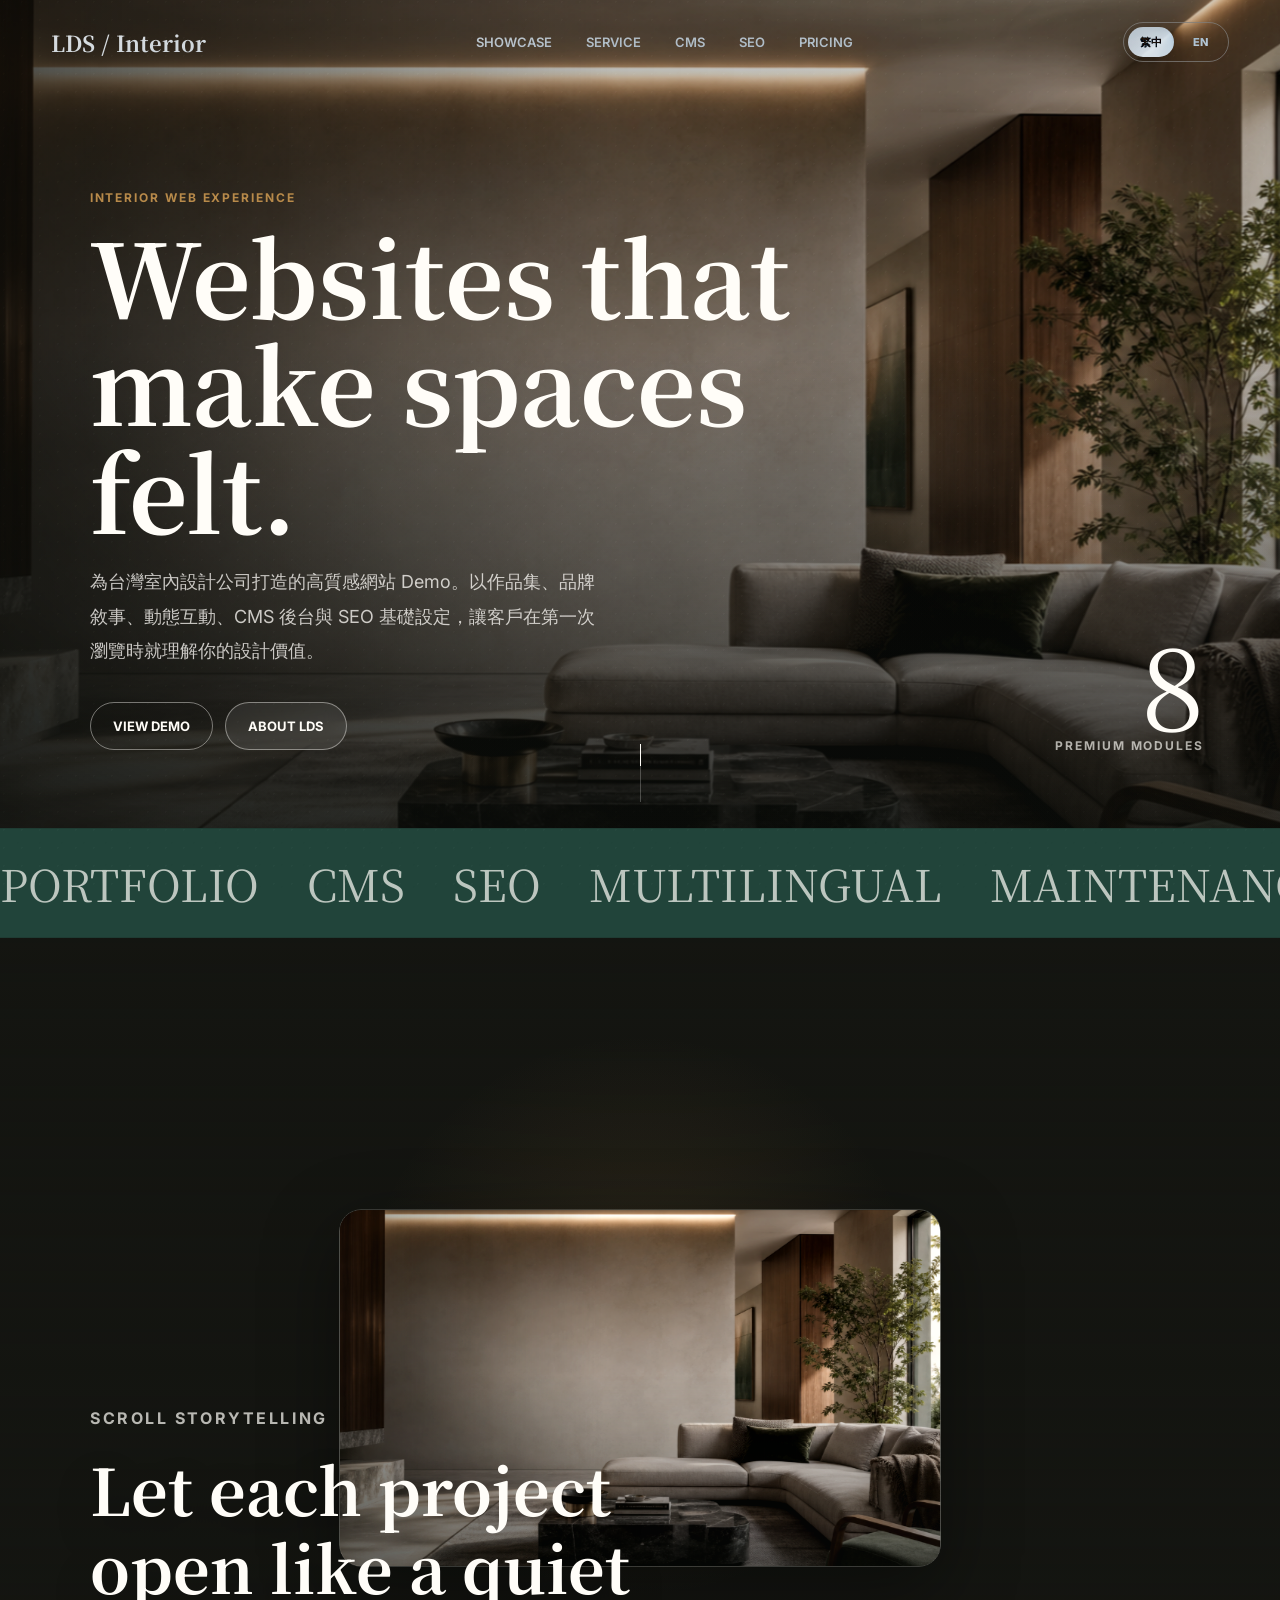
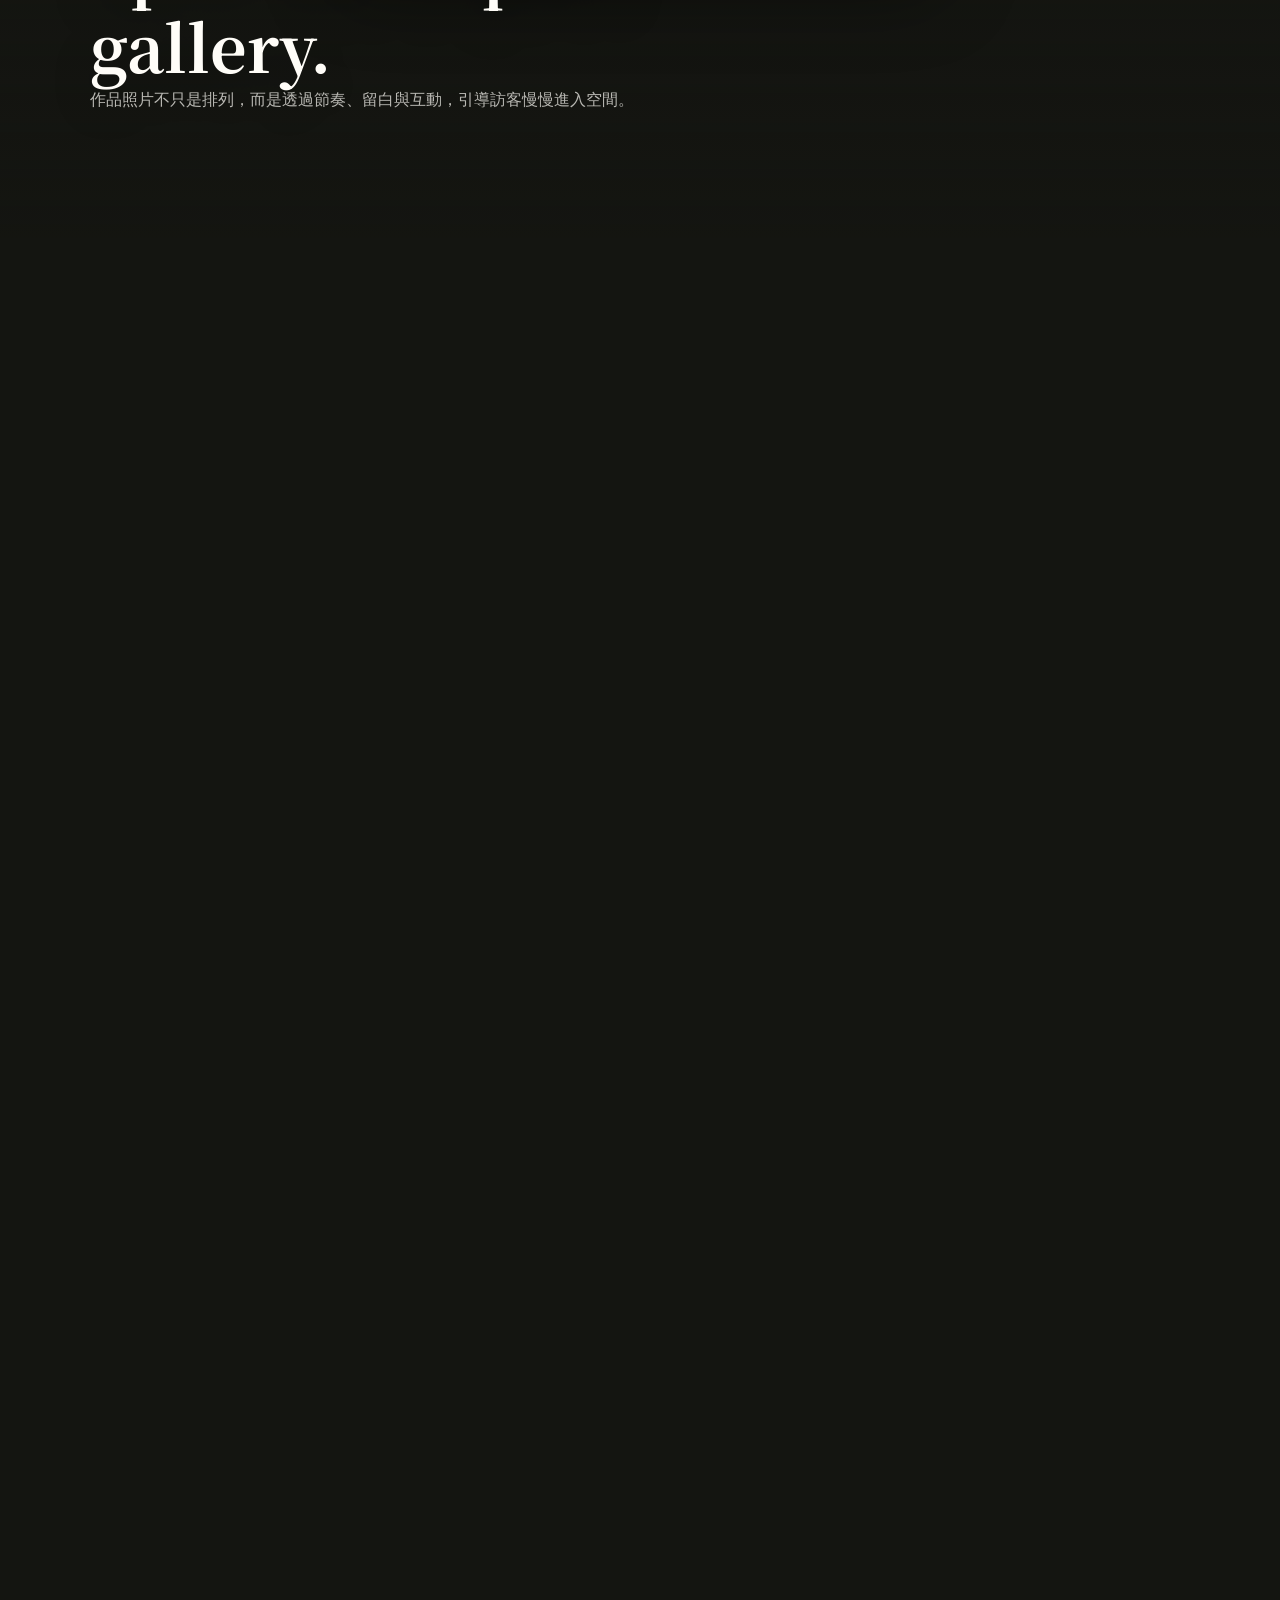
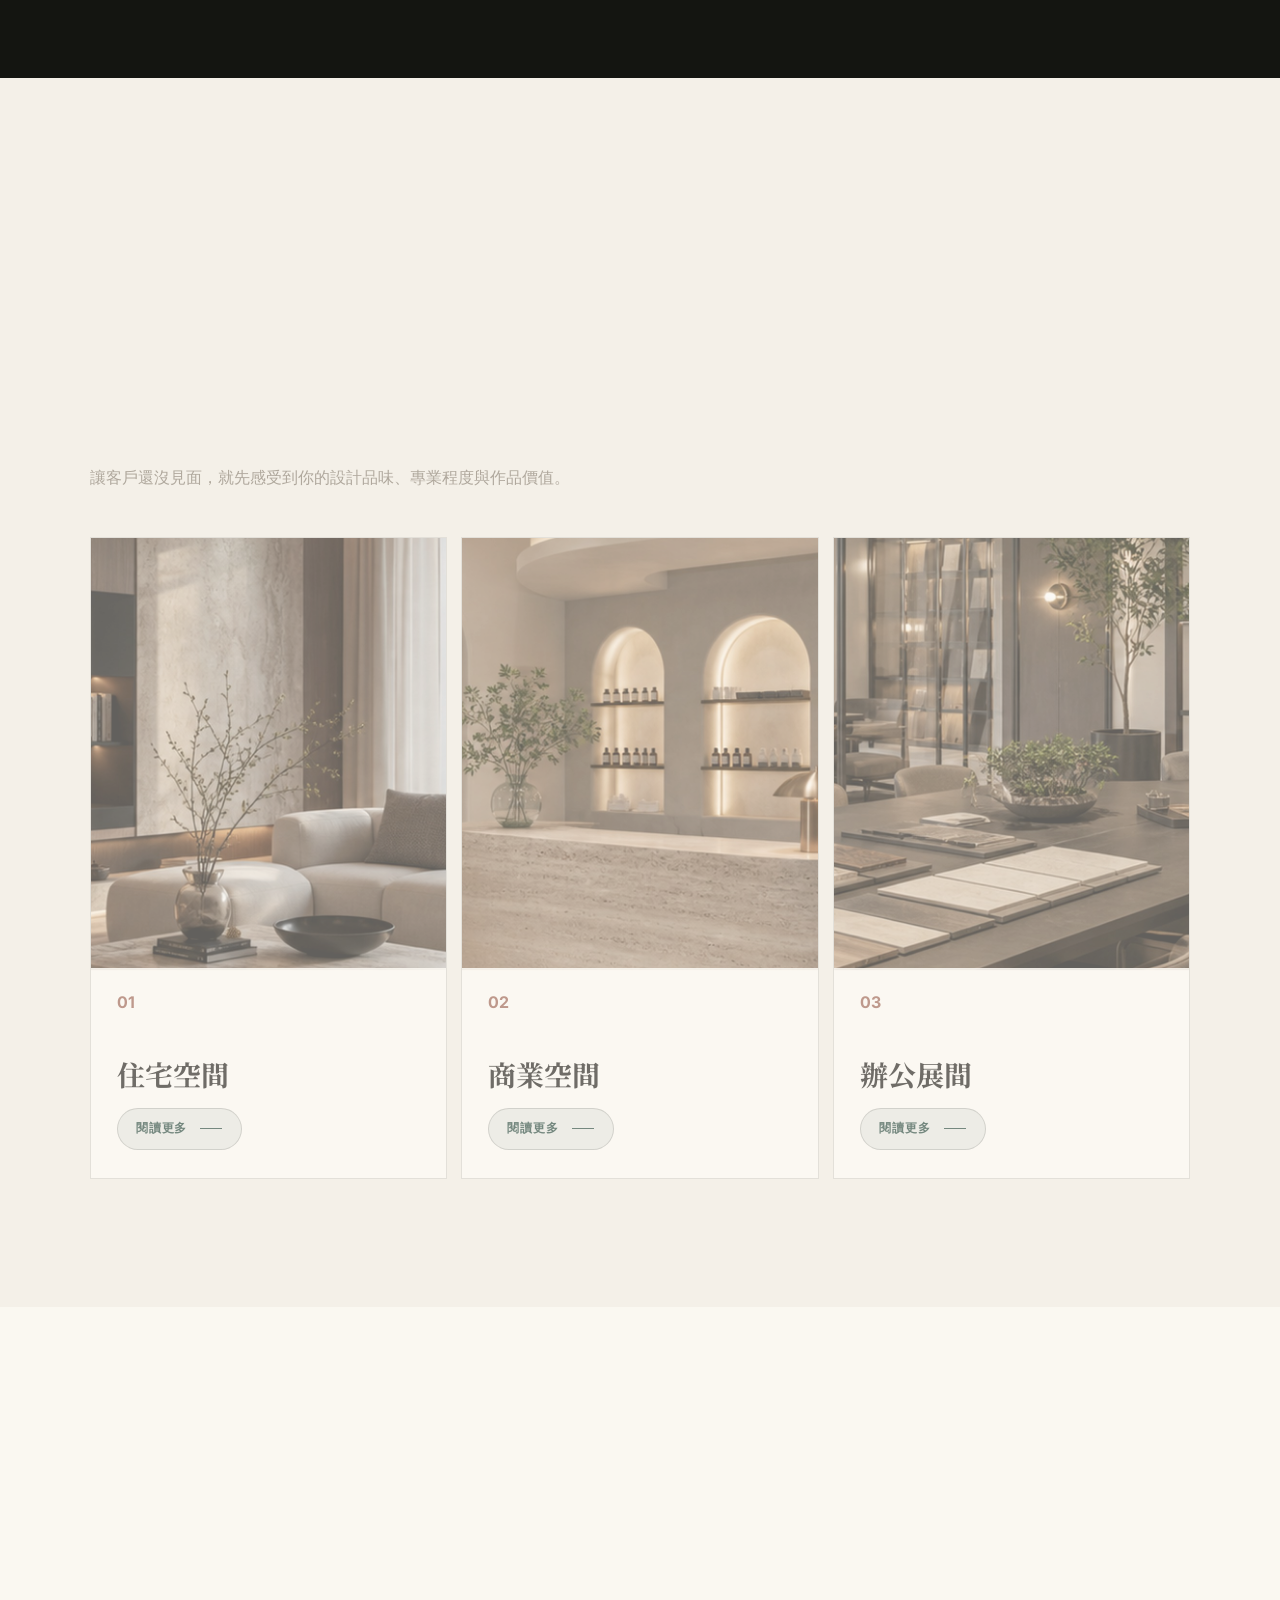
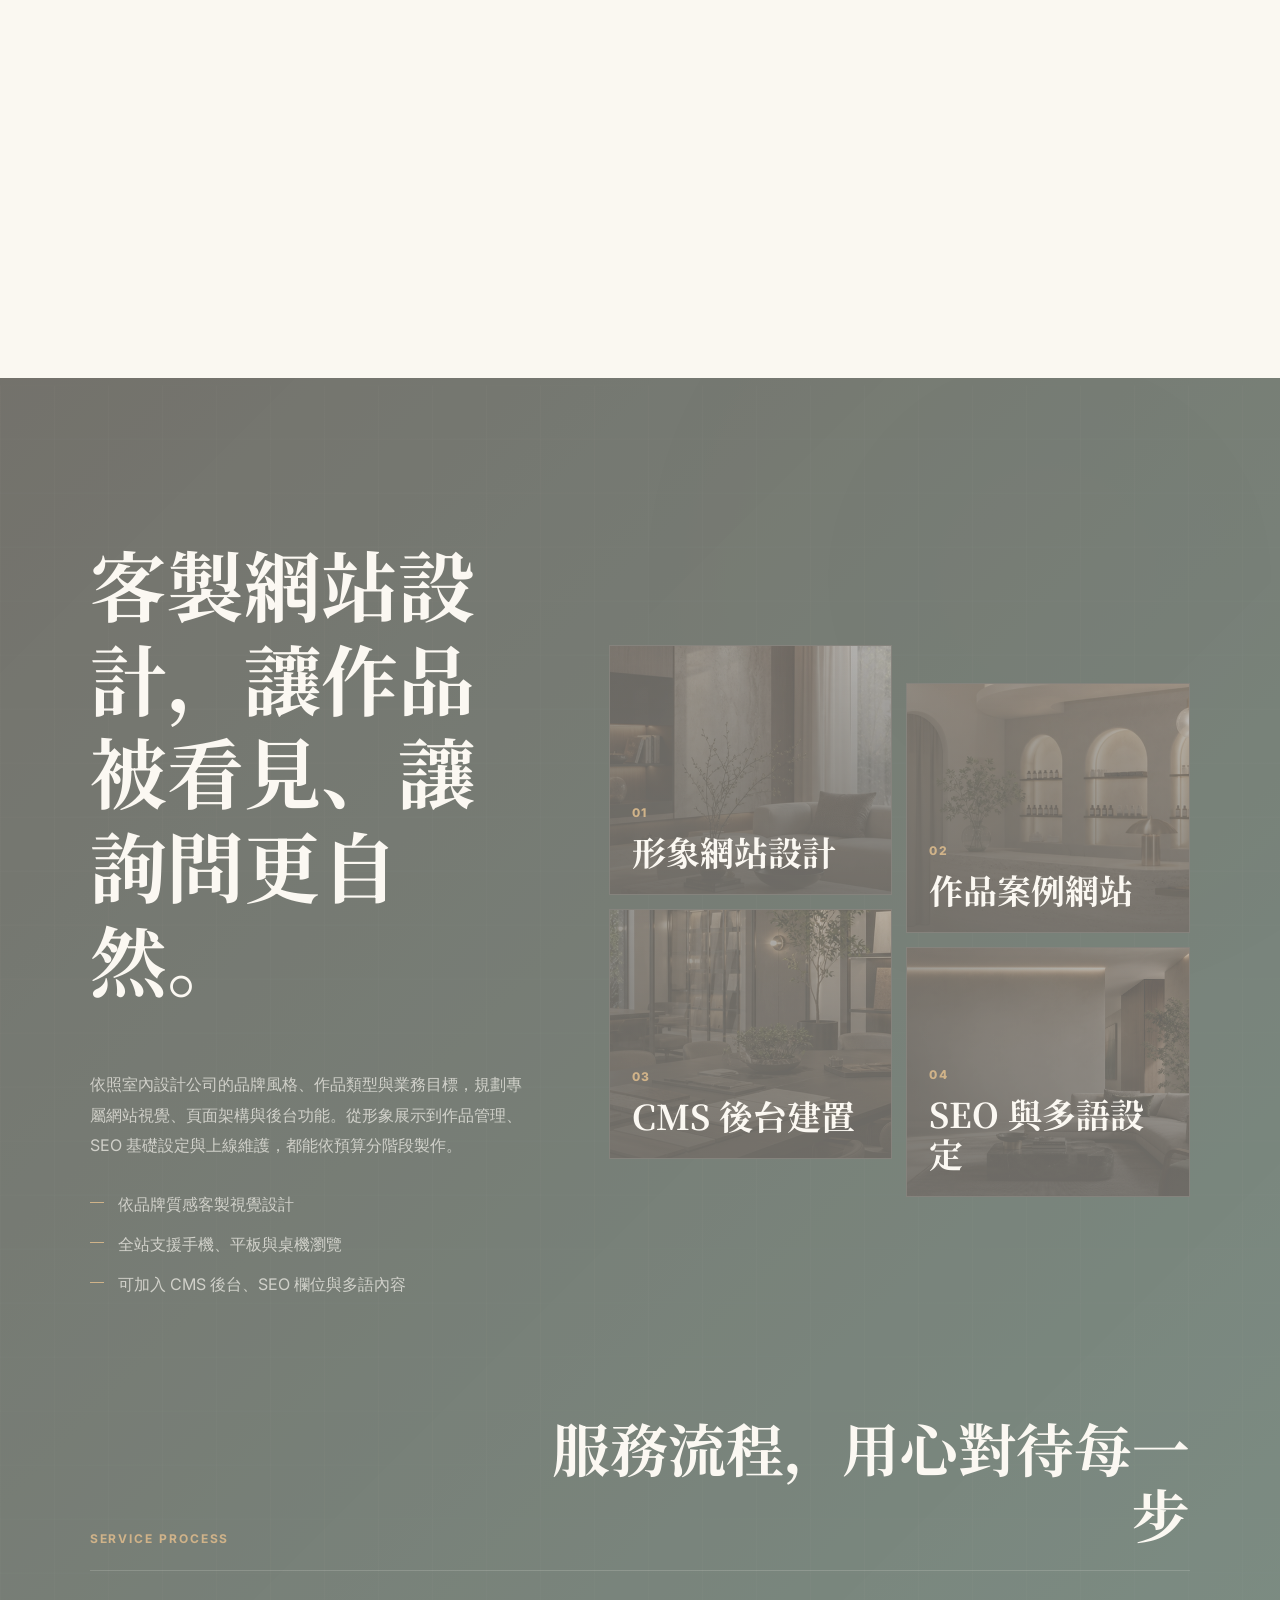
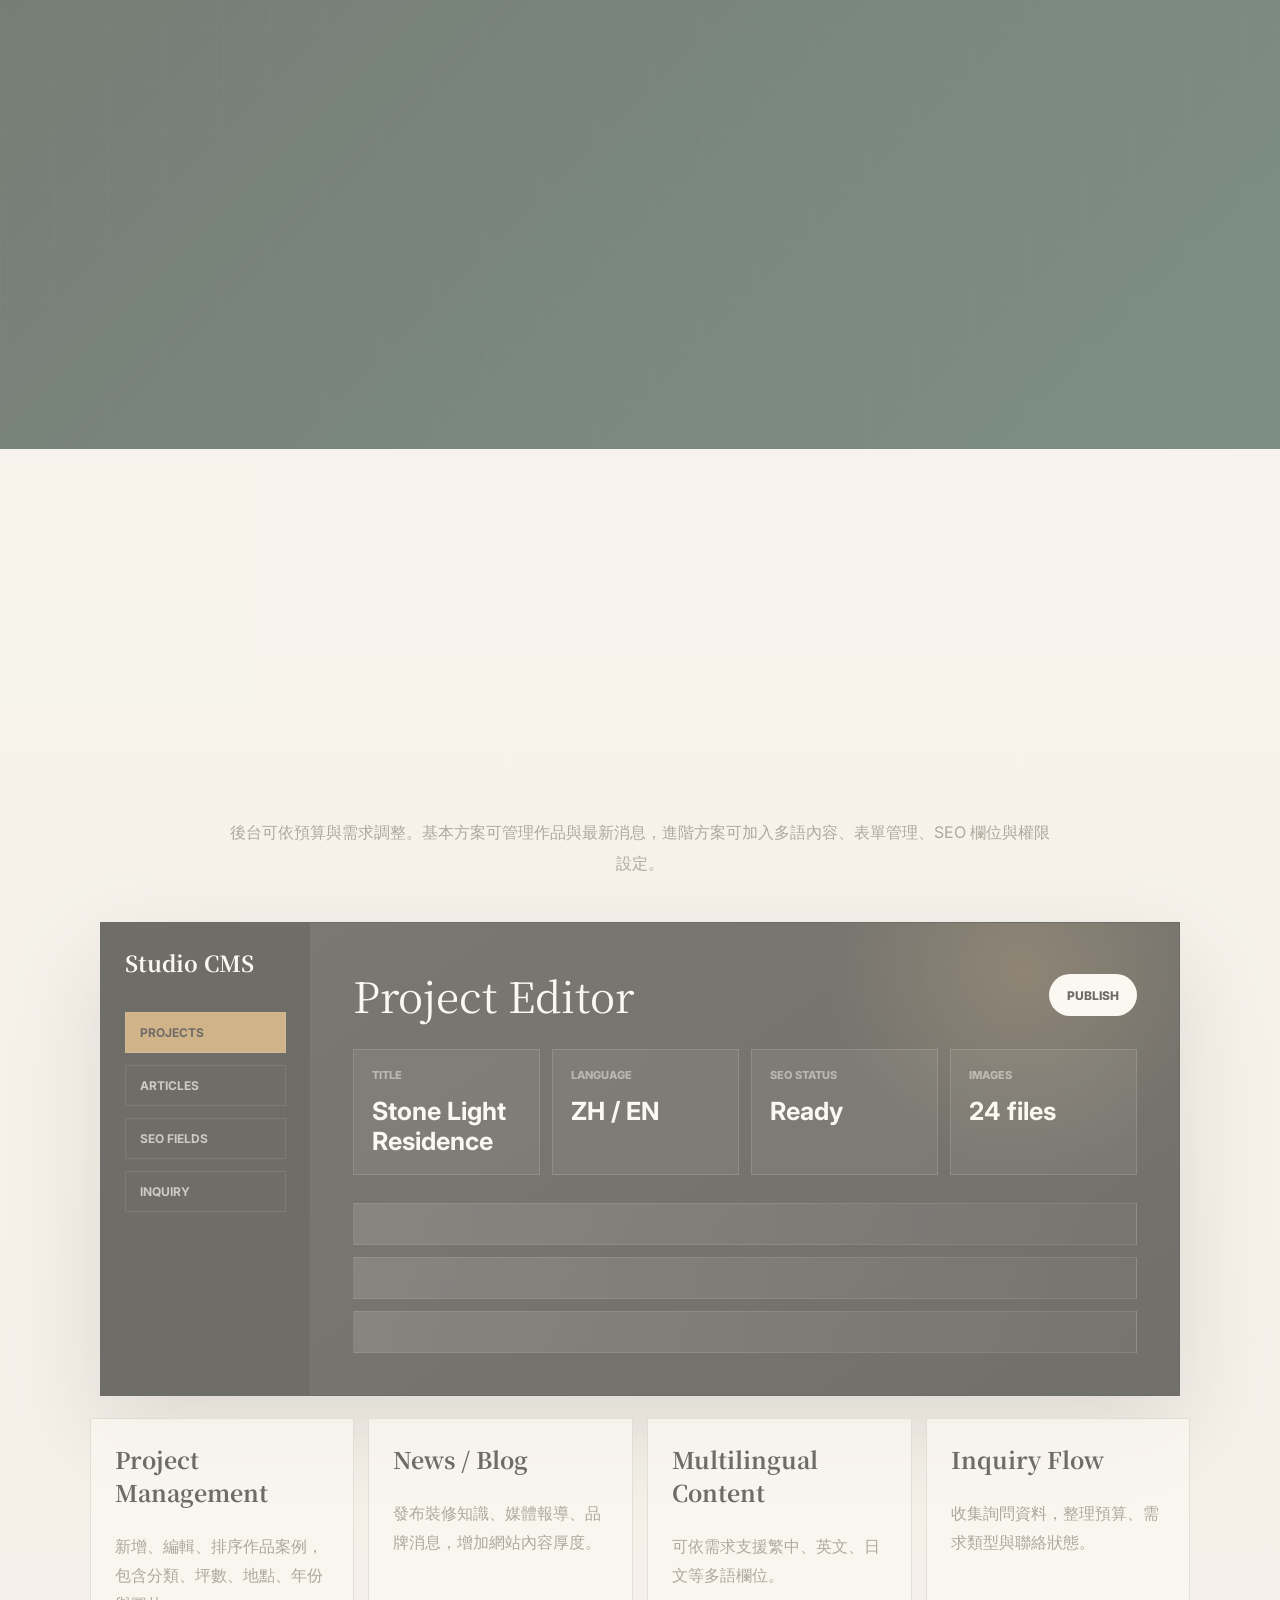
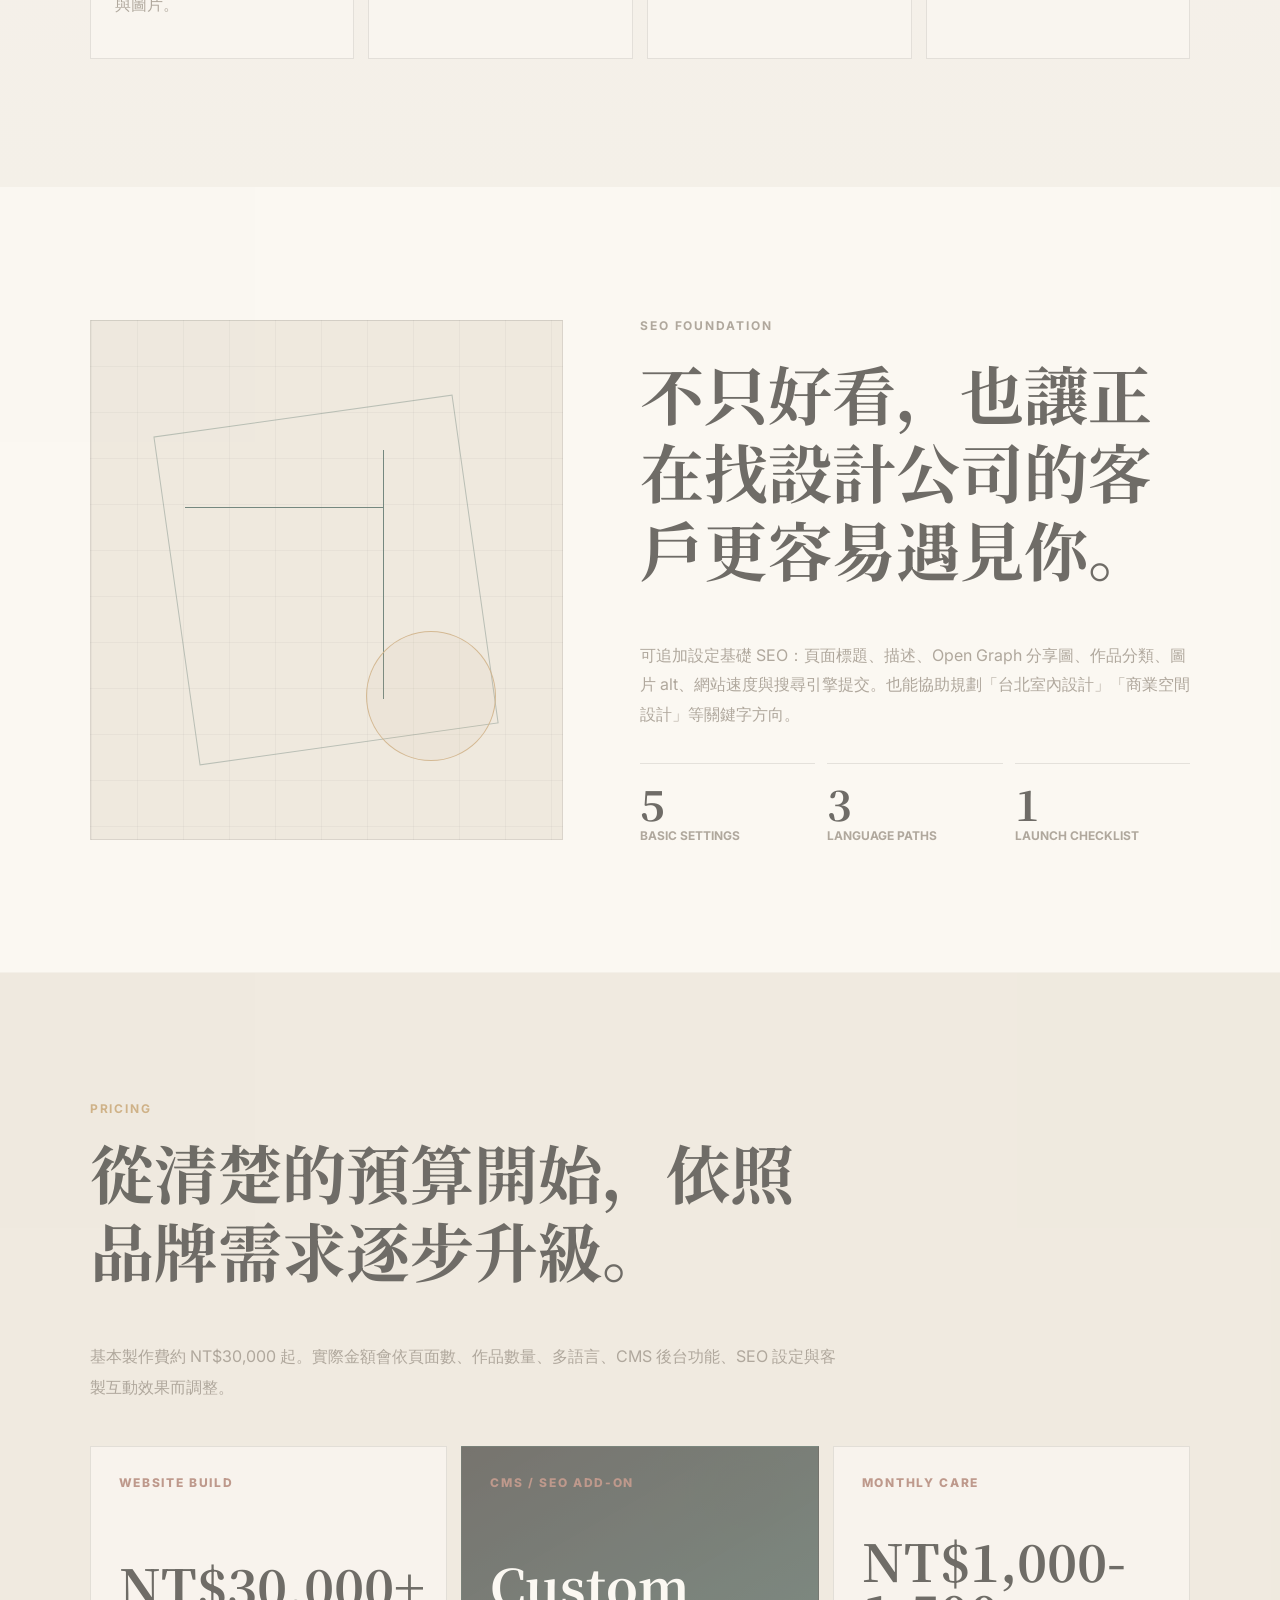
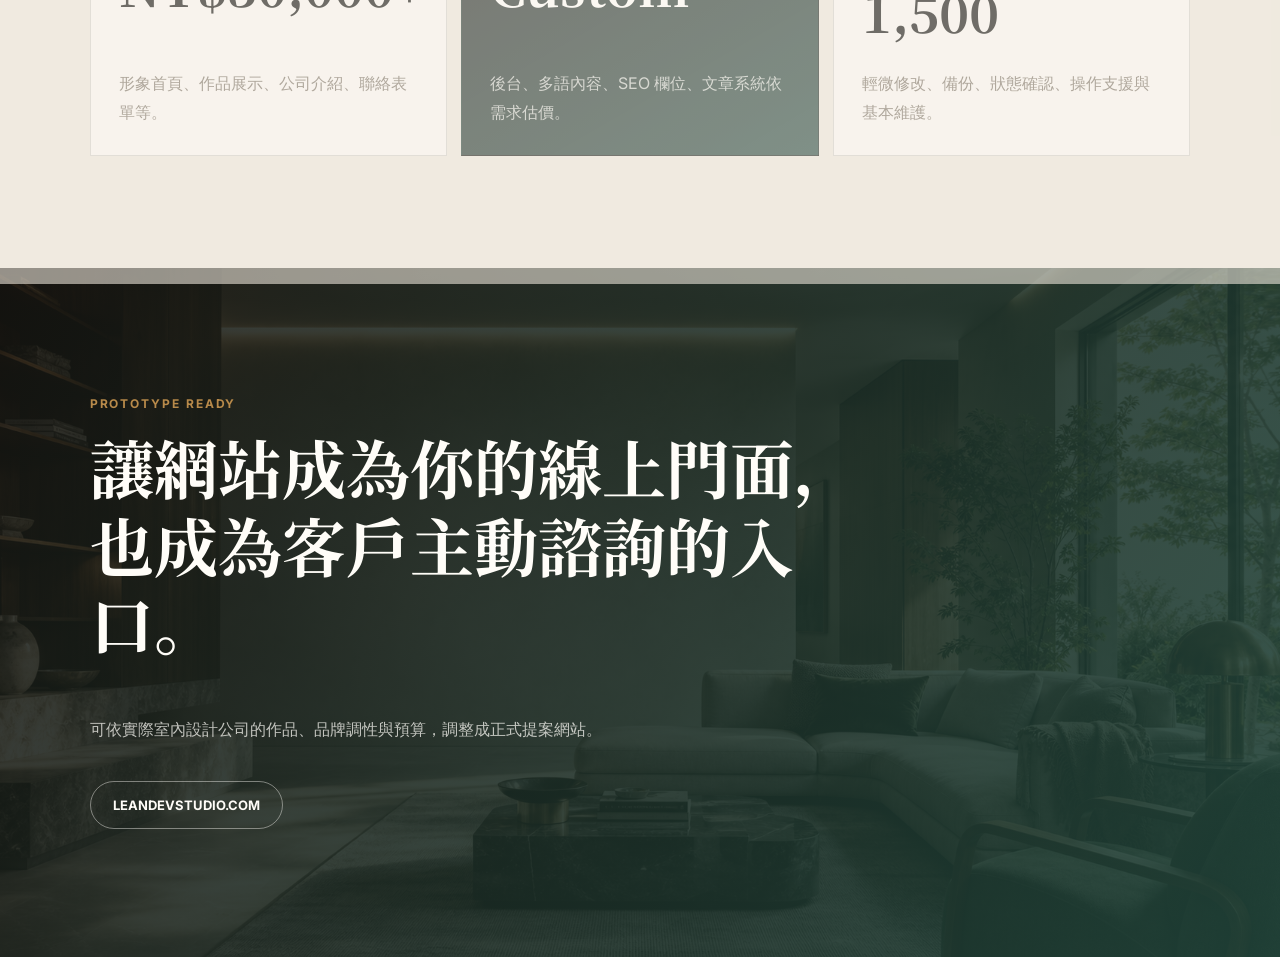
<file: index.html>
<!doctype html>
<html lang="zh-Hant">
  <head>
    <meta charset="utf-8" />
    <meta name="viewport" content="width=device-width, initial-scale=1" />
    <title>Lean Dev Studio | Interior Web Demo</title>
    <meta
      name="description"
      content="Interior design studio website demo by Lean Dev Studio. Premium portfolio, CMS, SEO, multilingual support, and maintenance plans."
    />
    <link rel="preconnect" href="https://fonts.googleapis.com" />
    <link rel="preconnect" href="https://fonts.gstatic.com" crossorigin />
    <link
      href="https://fonts.googleapis.com/css2?family=Inter:wght@400;500;600;700;800&family=Noto+Serif+JP:wght@500;700&display=swap"
      rel="stylesheet"
    />
    <link rel="stylesheet" href="styles.css?v=4" />
  </head>
  <body>
    <div class="cursor" aria-hidden="true">
      <span class="cursor__ring"></span>
      <span class="cursor__dot"></span>
      <span class="cursor__label">VIEW</span>
    </div>
    <div class="grain" aria-hidden="true"></div>

    <header class="site-header">
      <a class="brand magnetic" href="#top" data-cursor="HOME">LDS / Interior</a>
      <nav aria-label="Primary navigation">
        <a class="magnetic" href="#showcase" data-cursor="WORKS">Showcase</a>
        <a class="magnetic" href="#process" data-cursor="FLOW">Service</a>
        <a class="magnetic" href="#cms" data-cursor="CMS">CMS</a>
        <a class="magnetic" href="#seo" data-cursor="SEO">SEO</a>
        <a class="magnetic" href="#pricing" data-cursor="PRICE">Pricing</a>
      </nav>
      <div class="language-switch" aria-label="Language switch">
        <button class="is-active" type="button" data-lang="zh">繁中</button>
        <button type="button" data-lang="en">EN</button>
      </div>
    </header>

    <main id="top">
      <section class="hero">
        <img
          class="hero__image"
          src="assets/hero-interior.png"
          alt="Premium interior space"
        />
        <div class="hero__shade" aria-hidden="true"></div>
        <div class="hero__content">
          <p class="eyebrow reveal">Interior Web Experience</p>
          <h1 class="reveal">
            Websites that<br />
            make spaces felt.
          </h1>
          <p class="hero__copy reveal" data-i18n="heroCopy">
            為台灣室內設計公司打造的高質感網站 Demo。以作品集、品牌敘事、動態互動、CMS 後台與 SEO 基礎設定，讓客戶在第一次瀏覽時就理解你的設計價值。
          </p>
          <div class="hero__actions reveal">
            <a class="hero__button magnetic" href="#showcase" data-cursor="SCROLL">
              View Demo
            </a>
            <a class="hero__button hero__button--ghost magnetic" href="#studio" data-cursor="LDS">
              About LDS
            </a>
          </div>
        </div>
        <div class="hero__index reveal" aria-label="Demo highlights">
          <span data-count="8">0</span>
          <small>premium modules</small>
        </div>
        <div class="scroll-mark" aria-hidden="true"></div>
      </section>

      <section class="logo-band" aria-label="Service keywords">
        <div class="marquee">
          <span>PORTFOLIO</span>
          <span>CMS</span>
          <span>SEO</span>
          <span>MULTILINGUAL</span>
          <span>MAINTENANCE</span>
          <span>LINE FLOW</span>
          <span>PORTFOLIO</span>
          <span>CMS</span>
          <span>SEO</span>
          <span>MULTILINGUAL</span>
        </div>
      </section>

      <section class="zoom-experience" aria-label="Scroll zoom experience">
        <div class="zoom-stage">
          <div class="zoom-frame">
            <img src="assets/hero-interior.png" alt="Interior portfolio zoom sample" />
            <div class="zoom-frame__shade" aria-hidden="true"></div>
          </div>
          <div class="zoom-copy">
            <p class="eyebrow">Scroll Storytelling</p>
            <h2>Let each project open like a quiet gallery.</h2>
            <p data-i18n="zoomCopy">
              作品照片不只是排列，而是透過節奏、留白與互動，引導訪客慢慢進入空間。
            </p>
          </div>
        </div>
      </section>

      <section class="showcase section-motion" id="showcase">
        <div class="section-head">
          <p class="eyebrow reveal">Showcase</p>
          <h2 class="reveal">讓每一個空間案例，成為客戶想諮詢的理由。</h2>
          <p class="section-copy reveal" data-i18n="showcaseCopy">
            讓客戶還沒見面，就先感受到你的設計品味、專業程度與作品價值。
          </p>
        </div>
        <div class="work-grid">
          <article class="work-card reveal magnetic" data-cursor="HOME">
            <img src="assets/case-residence.jpg" alt="高級住宅空間案例" />
            <div class="work-card__body">
              <span>01</span>
              <h3>住宅空間</h3>
              <a href="case-residence.html" data-i18n="caseButton" aria-label="閱讀更多住宅空間案例">
                閱讀更多
              </a>
            </div>
          </article>
          <article class="work-card reveal magnetic" data-cursor="SHOP">
            <img src="assets/case-commercial.jpg" alt="高級商業空間案例" />
            <div class="work-card__body">
              <span>02</span>
              <h3>商業空間</h3>
              <a href="case-commercial.html" data-i18n="caseButton" aria-label="閱讀更多商業空間案例">
                閱讀更多
              </a>
            </div>
          </article>
          <article class="work-card reveal magnetic" data-cursor="OFFICE">
            <img src="assets/case-office.jpg" alt="高級辦公展間案例" />
            <div class="work-card__body">
              <span>03</span>
              <h3>辦公展間</h3>
              <a href="case-office.html" data-i18n="caseButton" aria-label="閱讀更多辦公展間案例">
                閱讀更多
              </a>
            </div>
          </article>
        </div>
      </section>

      <section class="studio section-motion section-motion--light" id="studio">
        <div class="studio__text">
          <p class="eyebrow reveal">About Lean Dev Studio</p>
          <h2 class="reveal">關於我們</h2>
          <p class="reveal" data-i18n="studioCopy">
            我們協助台灣室內設計公司製作能展現品牌質感、作品價值與專業信任感的網站。從網站企劃、設計、前端互動、CMS 後台、多語言內容到上線後維護，都可以依照預算與需求一起規劃。
          </p>
        </div>
        <div class="studio__panel reveal">
          <dl>
            <div>
              <dt>Website Planning</dt>
              <dd data-i18n="studioPoint1">先整理品牌定位、作品分類與詢問流程，再設計適合成交的網站架構。</dd>
            </div>
            <div>
              <dt>Design & Development</dt>
              <dd data-i18n="studioPoint2">製作高質感視覺、滑順動畫與手機版體驗，讓作品看起來更有價值。</dd>
            </div>
            <div>
              <dt>CMS & Maintenance</dt>
              <dd data-i18n="studioPoint3">可加入後台更新作品與消息，也能提供公開後的保守維護與小幅修改。</dd>
            </div>
          </dl>
        </div>
      </section>

      <section class="process-flow section-motion section-motion--dark" id="process">
        <div class="service-hero">
          <div class="service-hero__copy">
            <p class="eyebrow reveal">Service</p>
            <h2 class="reveal" data-i18n="serviceTitle">客製網站設計，讓作品被看見、讓詢問更自然。</h2>
            <p class="section-copy reveal" data-i18n="serviceCopy">
              依照室內設計公司的品牌風格、作品類型與業務目標，規劃專屬網站視覺、頁面架構與後台功能。從形象展示到作品管理、SEO 基礎設定與上線維護，都能依預算分階段製作。
            </p>
            <ul class="service-list reveal" aria-label="Service highlights">
              <li data-i18n="servicePoint1">依品牌質感客製視覺設計</li>
              <li data-i18n="servicePoint2">全站支援手機、平板與桌機瀏覽</li>
              <li data-i18n="servicePoint3">可加入 CMS 後台、SEO 欄位與多語內容</li>
            </ul>
          </div>
          <div class="service-types reveal" aria-label="Website service types">
            <article>
              <img src="assets/case-residence.jpg" alt="室內設計形象網站服務" />
              <div>
                <span>01</span>
                <h3 data-i18n="serviceType1">形象網站設計</h3>
              </div>
            </article>
            <article>
              <img src="assets/case-commercial.jpg" alt="室內設計作品集網站服務" />
              <div>
                <span>02</span>
                <h3 data-i18n="serviceType2">作品案例網站</h3>
              </div>
            </article>
            <article>
              <img src="assets/case-office.jpg" alt="室內設計 CMS 後台服務" />
              <div>
                <span>03</span>
                <h3 data-i18n="serviceType3">CMS 後台建置</h3>
              </div>
            </article>
            <article>
              <img src="assets/hero-interior.png" alt="室內設計 SEO 與多語網站服務" />
              <div>
                <span>04</span>
                <h3 data-i18n="serviceType4">SEO 與多語設定</h3>
              </div>
            </article>
          </div>
        </div>
        <div class="service-process">
          <div class="service-process__head reveal">
            <p class="eyebrow">Service Process</p>
            <h3 data-i18n="serviceProcessTitle">服務流程，用心對待每一步</h3>
          </div>
          <ol class="timeline">
            <li class="reveal">
              <span>01</span>
              <h3 data-i18n="flowTitle1">確認網站需求</h3>
              <p data-i18n="flow1">討論網站架構、品牌風格、作品分類、功能需求與預算範圍。</p>
            </li>
            <li class="reveal">
              <span>02</span>
              <h3 data-i18n="flowTitle2">規劃頁面架構</h3>
              <p data-i18n="flow2">整理首頁、作品、關於我們、服務內容與聯絡流程，讓訪客更容易諮詢。</p>
            </li>
            <li class="reveal">
              <span>03</span>
              <h3 data-i18n="flowTitle3">進行網站製作</h3>
              <p data-i18n="flow3">製作高質感視覺、互動動畫、手機版體驗、多語內容與必要後台功能。</p>
            </li>
            <li class="reveal">
              <span>04</span>
              <h3 data-i18n="flowTitle4">修改確認與上線</h3>
              <p data-i18n="flow4">公開前確認內容與樣式，完成上線設定，並可接續保守維護與小幅更新。</p>
            </li>
          </ol>
        </div>
      </section>

      <section class="cms section-motion" id="cms">
        <div class="section-head section-head--center">
          <p class="eyebrow reveal">CMS / Dashboard</p>
          <h2 class="reveal" data-i18n="cmsTitle">作品與消息，自己也能優雅更新。</h2>
          <p class="section-copy reveal" data-i18n="cmsCopy">
            後台可依預算與需求調整。基本方案可管理作品與最新消息，進階方案可加入多語內容、表單管理、SEO 欄位與權限設定。
          </p>
        </div>
        <div class="dashboard-demo reveal" aria-label="CMS dashboard mockup">
          <aside>
            <strong>Studio CMS</strong>
            <span>Projects</span>
            <span>Articles</span>
            <span>SEO Fields</span>
            <span>Inquiry</span>
          </aside>
          <div class="dashboard-demo__main">
            <div class="dashboard-demo__bar">
              <span>Project Editor</span>
              <button type="button">Publish</button>
            </div>
            <div class="dashboard-demo__grid">
              <div>
                <small>Title</small>
                <strong>Stone Light Residence</strong>
              </div>
              <div>
                <small>Language</small>
                <strong>ZH / EN</strong>
              </div>
              <div>
                <small>SEO Status</small>
                <strong>Ready</strong>
              </div>
              <div>
                <small>Images</small>
                <strong>24 files</strong>
              </div>
            </div>
            <div class="dashboard-demo__rows">
              <span></span>
              <span></span>
              <span></span>
            </div>
          </div>
        </div>
        <div class="feature-grid">
          <article class="feature-card reveal">
            <h3>Project Management</h3>
            <p data-i18n="cmsFeature1">新增、編輯、排序作品案例，包含分類、坪數、地點、年份與圖片。</p>
          </article>
          <article class="feature-card reveal">
            <h3>News / Blog</h3>
            <p data-i18n="cmsFeature2">發布裝修知識、媒體報導、品牌消息，增加網站內容厚度。</p>
          </article>
          <article class="feature-card reveal">
            <h3>Multilingual Content</h3>
            <p data-i18n="cmsFeature3">可依需求支援繁中、英文、日文等多語欄位。</p>
          </article>
          <article class="feature-card reveal">
            <h3>Inquiry Flow</h3>
            <p data-i18n="cmsFeature4">收集詢問資料，整理預算、需求類型與聯絡狀態。</p>
          </article>
        </div>
      </section>

      <section class="seo section-motion section-motion--light" id="seo">
        <div class="process__visual reveal" aria-hidden="true">
          <span></span>
          <span></span>
          <span></span>
        </div>
        <div class="process__text">
          <p class="eyebrow reveal">SEO Foundation</p>
          <h2 class="reveal" data-i18n="seoTitle">不只好看，也讓正在找設計公司的客戶更容易遇見你。</h2>
          <p class="reveal" data-i18n="seoCopy">
            可追加設定基礎 SEO：頁面標題、描述、Open Graph 分享圖、作品分類、圖片 alt、網站速度與搜尋引擎提交。也能協助規劃「台北室內設計」「商業空間設計」等關鍵字方向。
          </p>
          <div class="stats">
            <div class="reveal">
              <strong data-count="5">0</strong>
              <span>basic settings</span>
            </div>
            <div class="reveal">
              <strong data-count="3">0</strong>
              <span>language paths</span>
            </div>
            <div class="reveal">
              <strong data-count="1">0</strong>
              <span>launch checklist</span>
            </div>
          </div>
        </div>
      </section>

      <section class="pricing section-motion" id="pricing">
        <div class="section-head">
          <p class="eyebrow reveal">Pricing</p>
          <h2 class="reveal" data-i18n="pricingTitle">從清楚的預算開始，依照品牌需求逐步升級。</h2>
          <p class="section-copy reveal" data-i18n="pricingCopy">
            基本製作費約 NT$30,000 起。實際金額會依頁面數、作品數量、多語言、CMS 後台功能、SEO 設定與客製互動效果而調整。
          </p>
        </div>
        <div class="pricing-grid">
          <article class="price-card reveal">
            <p>Website Build</p>
            <strong>NT$30,000+</strong>
            <span data-i18n="priceBuild">形象首頁、作品展示、公司介紹、聯絡表單等。</span>
          </article>
          <article class="price-card reveal price-card--dark">
            <p>CMS / SEO Add-on</p>
            <strong>Custom</strong>
            <span data-i18n="priceAddon">後台、多語內容、SEO 欄位、文章系統依需求估價。</span>
          </article>
          <article class="price-card reveal">
            <p>Monthly Care</p>
            <strong>NT$1,000-1,500</strong>
            <span data-i18n="priceCare">輕微修改、備份、狀態確認、操作支援與基本維護。</span>
          </article>
        </div>
      </section>

      <section class="contact" id="contact">
        <p class="eyebrow reveal">Prototype Ready</p>
        <h2 class="reveal" data-i18n="contactTitle">讓網站成為你的線上門面，也成為客戶主動諮詢的入口。</h2>
        <p class="contact__copy reveal" data-i18n="contactCopy">
          可依實際室內設計公司的作品、品牌調性與預算，調整成正式提案網站。
        </p>
        <a class="contact__link magnetic reveal" href="https://leandevstudio.com" data-cursor="VISIT">
          leandevstudio.com
        </a>
      </section>
    </main>

    <script src="script.js?v=4"></script>
  </body>
</html>
</file>
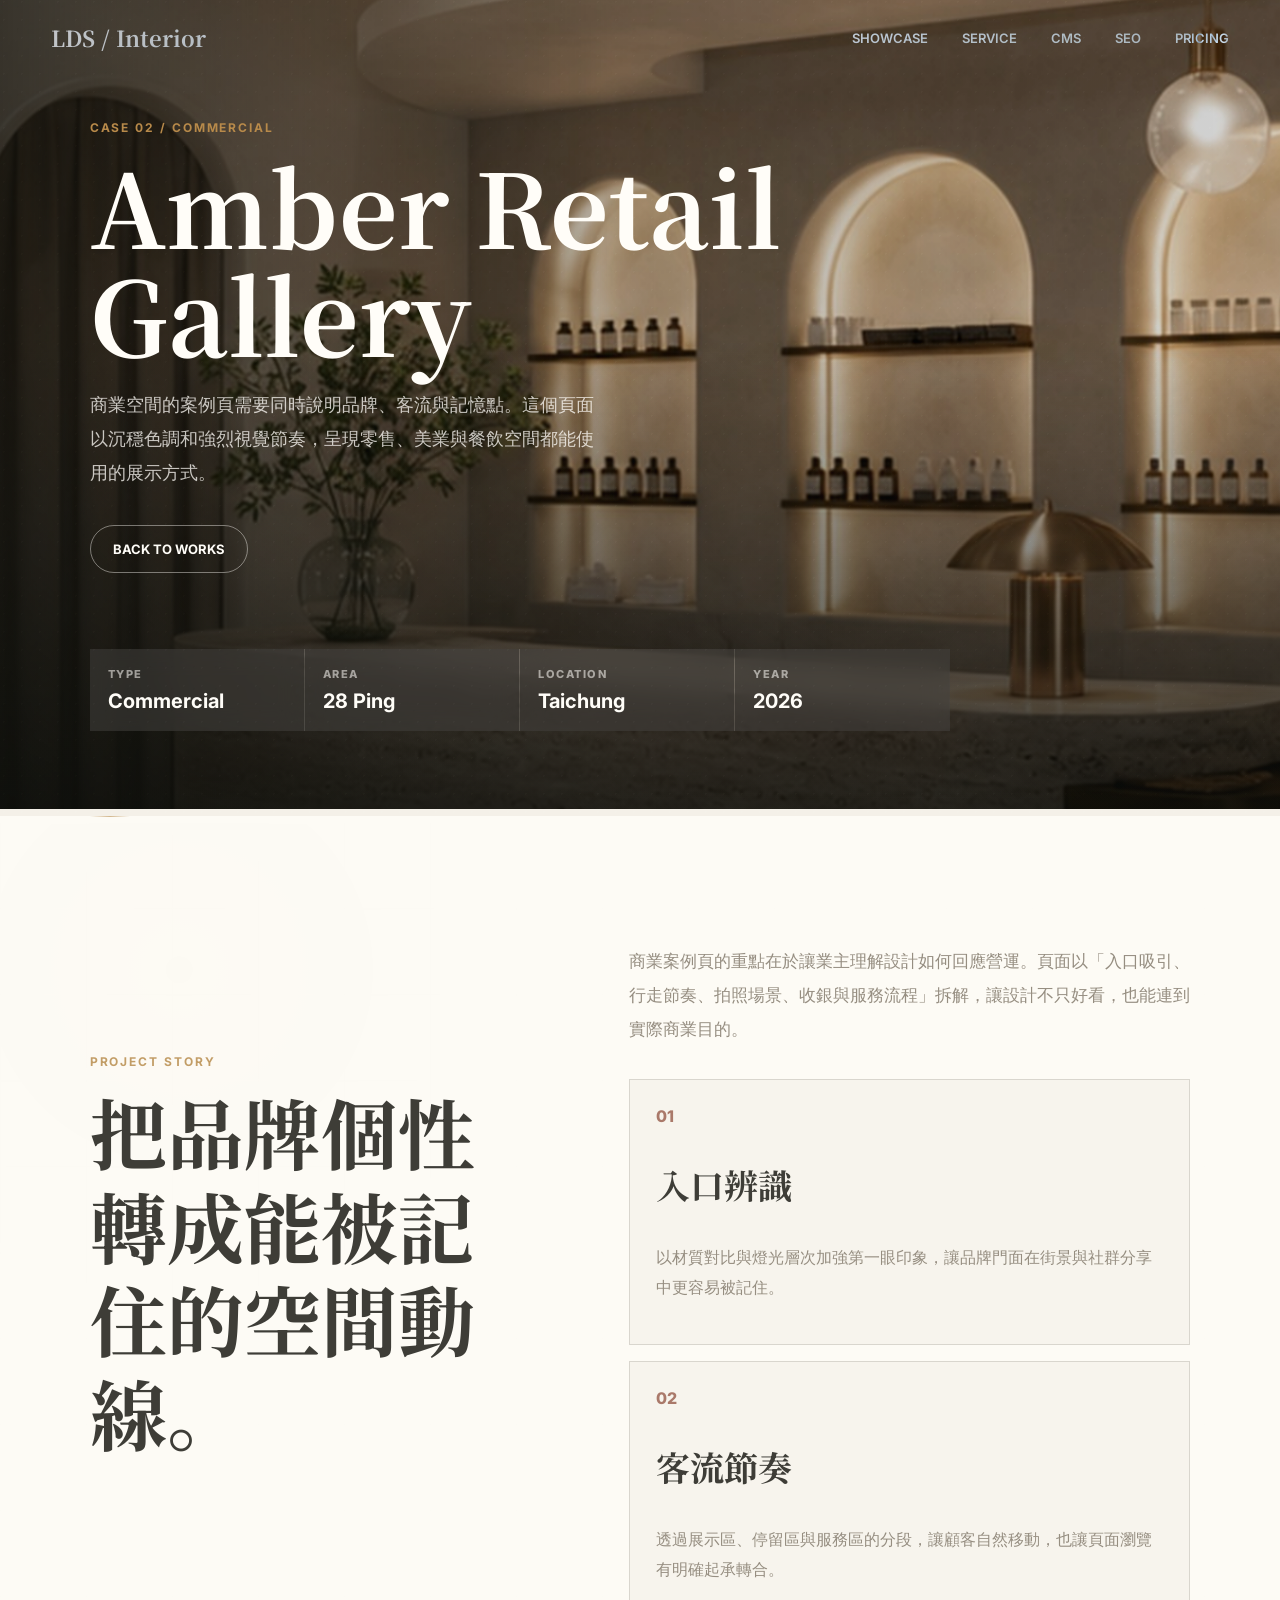
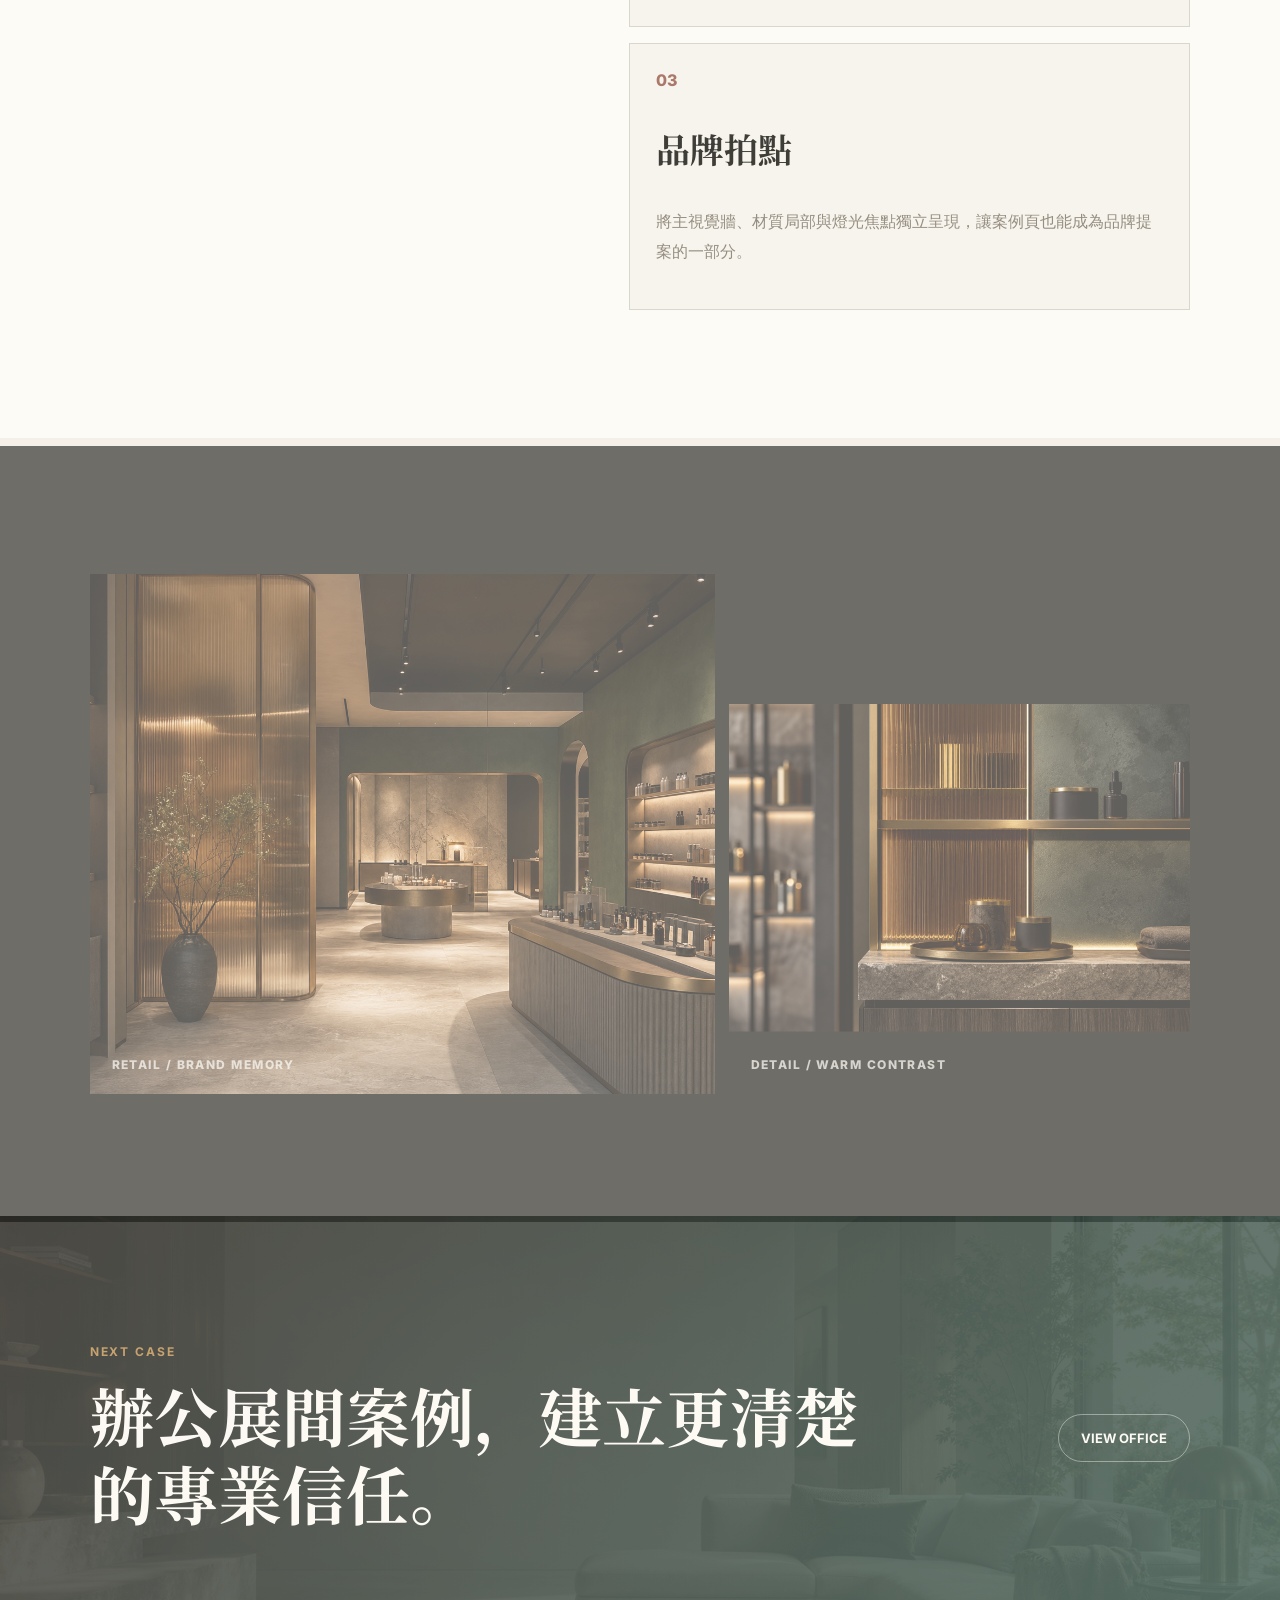
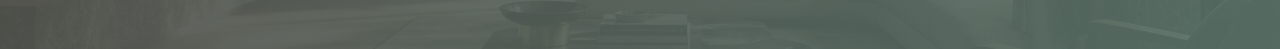
<file: case-commercial.html>
<!doctype html>
<html lang="zh-Hant">
  <head>
    <meta charset="utf-8" />
    <meta name="viewport" content="width=device-width, initial-scale=1" />
    <title>Commercial Case | Lean Dev Studio Interior Demo</title>
    <meta
      name="description"
      content="Commercial interior case detail page for the Lean Dev Studio interior website demo."
    />
    <link rel="preconnect" href="https://fonts.googleapis.com" />
    <link rel="preconnect" href="https://fonts.gstatic.com" crossorigin />
    <link
      href="https://fonts.googleapis.com/css2?family=Inter:wght@400;500;600;700;800&family=Noto+Serif+JP:wght@500;700&display=swap"
      rel="stylesheet"
    />
    <link rel="stylesheet" href="styles.css?v=4" />
  </head>
  <body>
    <div class="cursor" aria-hidden="true">
      <span class="cursor__ring"></span>
      <span class="cursor__dot"></span>
      <span class="cursor__label">VIEW</span>
    </div>
    <div class="grain" aria-hidden="true"></div>

    <header class="site-header">
      <a class="brand magnetic" href="index.html#top" data-cursor="HOME">LDS / Interior</a>
      <nav aria-label="Primary navigation">
        <a class="magnetic" href="index.html#showcase" data-cursor="WORKS">Showcase</a>
        <a class="magnetic" href="index.html#process" data-cursor="FLOW">Service</a>
        <a class="magnetic" href="index.html#cms" data-cursor="CMS">CMS</a>
        <a class="magnetic" href="index.html#seo" data-cursor="SEO">SEO</a>
        <a class="magnetic" href="index.html#pricing" data-cursor="PRICE">Pricing</a>
      </nav>
    </header>

    <main id="top">
      <section class="hero case-hero">
        <img class="hero__image" src="assets/case-commercial.jpg" alt="高級商業空間案例" />
        <div class="hero__shade" aria-hidden="true"></div>
        <div class="hero__content">
          <p class="eyebrow reveal">Case 02 / Commercial</p>
          <h1 class="reveal">Amber Retail Gallery</h1>
          <p class="hero__copy reveal">
            商業空間的案例頁需要同時說明品牌、客流與記憶點。這個頁面以沉穩色調和強烈視覺節奏，呈現零售、美業與餐飲空間都能使用的展示方式。
          </p>
          <a class="hero__button magnetic reveal" href="index.html#showcase" data-cursor="BACK">Back to Works</a>
          <div class="case-meta reveal" aria-label="Project metadata">
            <div><span>Type</span><strong>Commercial</strong></div>
            <div><span>Area</span><strong>28 Ping</strong></div>
            <div><span>Location</span><strong>Taichung</strong></div>
            <div><span>Year</span><strong>2026</strong></div>
          </div>
        </div>
      </section>

      <section class="case-section case-intro section-motion section-motion--light">
        <div class="case-intro__lead">
          <p class="eyebrow reveal">Project Story</p>
          <h2 class="reveal">把品牌個性轉成能被記住的空間動線。</h2>
        </div>
        <div class="case-points">
          <p class="case-intro__copy reveal">
            商業案例頁的重點在於讓業主理解設計如何回應營運。頁面以「入口吸引、行走節奏、拍照場景、收銀與服務流程」拆解，讓設計不只好看，也能連到實際商業目的。
          </p>
          <article class="case-point reveal">
            <span>01</span>
            <h3>入口辨識</h3>
            <p>以材質對比與燈光層次加強第一眼印象，讓品牌門面在街景與社群分享中更容易被記住。</p>
          </article>
          <article class="case-point reveal">
            <span>02</span>
            <h3>客流節奏</h3>
            <p>透過展示區、停留區與服務區的分段，讓顧客自然移動，也讓頁面瀏覽有明確起承轉合。</p>
          </article>
          <article class="case-point reveal">
            <span>03</span>
            <h3>品牌拍點</h3>
            <p>將主視覺牆、材質局部與燈光焦點獨立呈現，讓案例頁也能成為品牌提案的一部分。</p>
          </article>
        </div>
      </section>

      <section class="case-section case-gallery section-motion section-motion--dark" aria-label="Commercial gallery">
        <figure class="reveal">
          <img src="assets/case-commercial-gallery-01.png" alt="商業空間入口與展示區" />
          <figcaption>Retail / Brand Memory</figcaption>
        </figure>
        <figure class="reveal">
          <img src="assets/case-commercial-gallery-02.png" alt="商業空間材質細節" />
          <figcaption>Detail / Warm Contrast</figcaption>
        </figure>
      </section>

      <section class="case-section case-next section-motion section-motion--dark section-motion--linger">
        <div>
          <p class="eyebrow reveal">Next Case</p>
          <h2 class="reveal">辦公展間案例，建立更清楚的專業信任。</h2>
        </div>
        <a class="case-link magnetic reveal" href="case-office.html" data-cursor="NEXT">View Office</a>
      </section>
    </main>

    <script src="script.js?v=4"></script>
  </body>
</html>
</file>
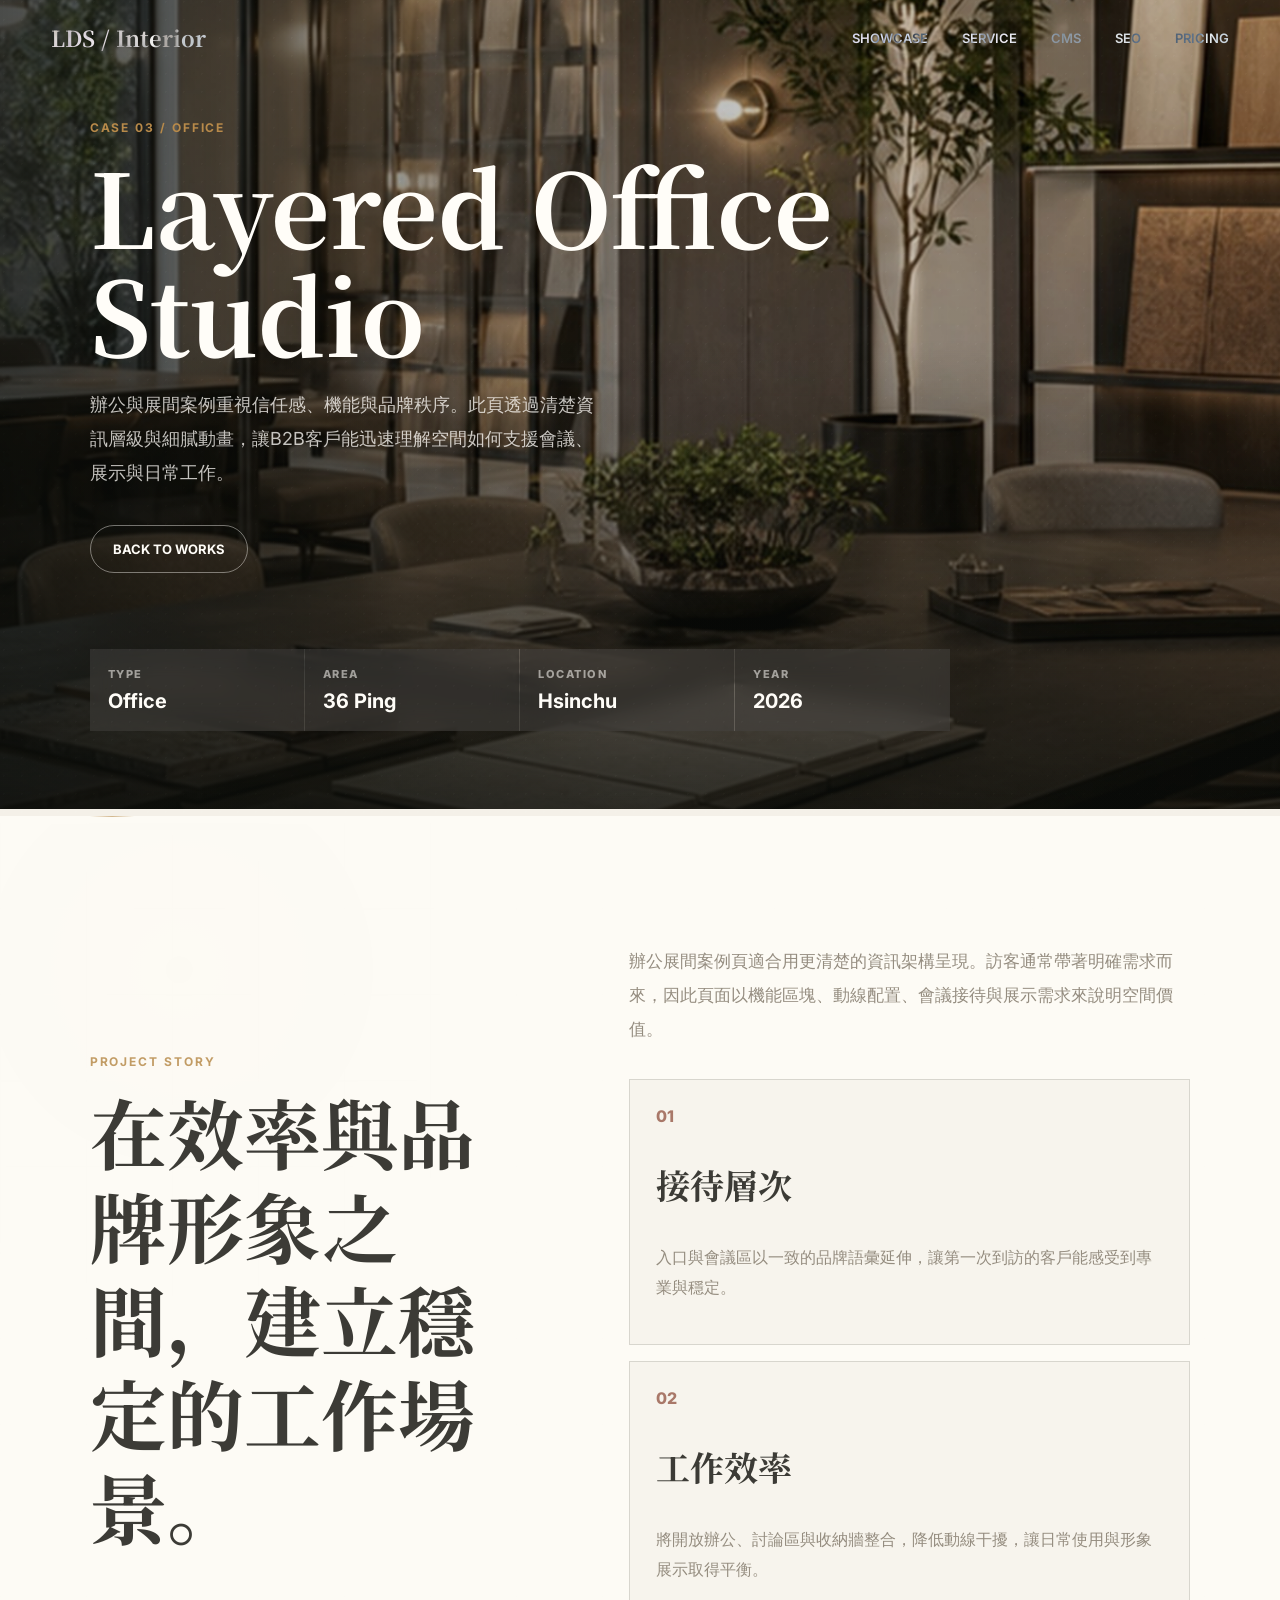
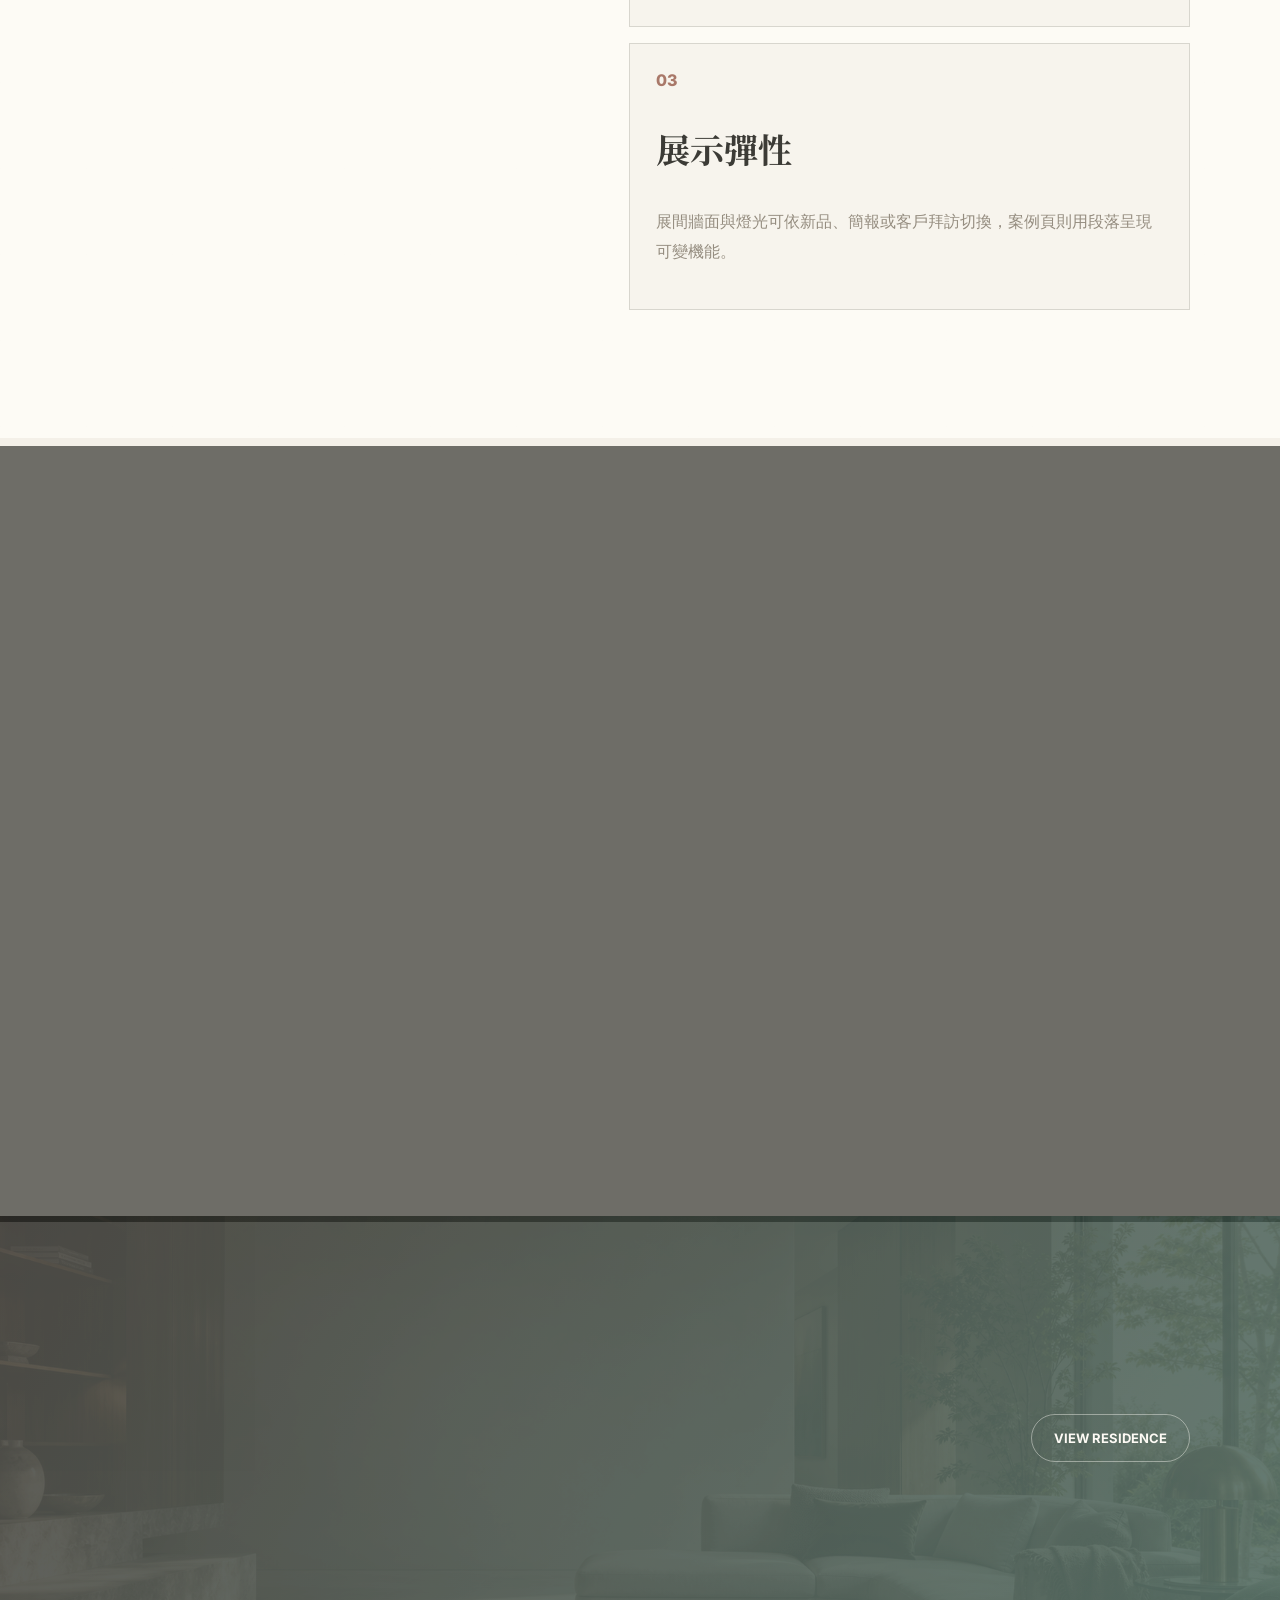
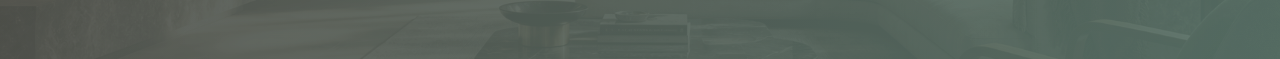
<file: case-office.html>
<!doctype html>
<html lang="zh-Hant">
  <head>
    <meta charset="utf-8" />
    <meta name="viewport" content="width=device-width, initial-scale=1" />
    <title>Office Case | Lean Dev Studio Interior Demo</title>
    <meta
      name="description"
      content="Office and showroom interior case detail page for the Lean Dev Studio interior website demo."
    />
    <link rel="preconnect" href="https://fonts.googleapis.com" />
    <link rel="preconnect" href="https://fonts.gstatic.com" crossorigin />
    <link
      href="https://fonts.googleapis.com/css2?family=Inter:wght@400;500;600;700;800&family=Noto+Serif+JP:wght@500;700&display=swap"
      rel="stylesheet"
    />
    <link rel="stylesheet" href="styles.css?v=4" />
  </head>
  <body>
    <div class="cursor" aria-hidden="true">
      <span class="cursor__ring"></span>
      <span class="cursor__dot"></span>
      <span class="cursor__label">VIEW</span>
    </div>
    <div class="grain" aria-hidden="true"></div>

    <header class="site-header">
      <a class="brand magnetic" href="index.html#top" data-cursor="HOME">LDS / Interior</a>
      <nav aria-label="Primary navigation">
        <a class="magnetic" href="index.html#showcase" data-cursor="WORKS">Showcase</a>
        <a class="magnetic" href="index.html#process" data-cursor="FLOW">Service</a>
        <a class="magnetic" href="index.html#cms" data-cursor="CMS">CMS</a>
        <a class="magnetic" href="index.html#seo" data-cursor="SEO">SEO</a>
        <a class="magnetic" href="index.html#pricing" data-cursor="PRICE">Pricing</a>
      </nav>
    </header>

    <main id="top">
      <section class="hero case-hero">
        <img class="hero__image" src="assets/case-office.jpg" alt="高級辦公展間案例" />
        <div class="hero__shade" aria-hidden="true"></div>
        <div class="hero__content">
          <p class="eyebrow reveal">Case 03 / Office</p>
          <h1 class="reveal">Layered Office Studio</h1>
          <p class="hero__copy reveal">
            辦公與展間案例重視信任感、機能與品牌秩序。此頁透過清楚資訊層級與細膩動畫，讓B2B客戶能迅速理解空間如何支援會議、展示與日常工作。
          </p>
          <a class="hero__button magnetic reveal" href="index.html#showcase" data-cursor="BACK">Back to Works</a>
          <div class="case-meta reveal" aria-label="Project metadata">
            <div><span>Type</span><strong>Office</strong></div>
            <div><span>Area</span><strong>36 Ping</strong></div>
            <div><span>Location</span><strong>Hsinchu</strong></div>
            <div><span>Year</span><strong>2026</strong></div>
          </div>
        </div>
      </section>

      <section class="case-section case-intro section-motion section-motion--light">
        <div class="case-intro__lead">
          <p class="eyebrow reveal">Project Story</p>
          <h2 class="reveal">在效率與品牌形象之間，建立穩定的工作場景。</h2>
        </div>
        <div class="case-points">
          <p class="case-intro__copy reveal">
            辦公展間案例頁適合用更清楚的資訊架構呈現。訪客通常帶著明確需求而來，因此頁面以機能區塊、動線配置、會議接待與展示需求來說明空間價值。
          </p>
          <article class="case-point reveal">
            <span>01</span>
            <h3>接待層次</h3>
            <p>入口與會議區以一致的品牌語彙延伸，讓第一次到訪的客戶能感受到專業與穩定。</p>
          </article>
          <article class="case-point reveal">
            <span>02</span>
            <h3>工作效率</h3>
            <p>將開放辦公、討論區與收納牆整合，降低動線干擾，讓日常使用與形象展示取得平衡。</p>
          </article>
          <article class="case-point reveal">
            <span>03</span>
            <h3>展示彈性</h3>
            <p>展間牆面與燈光可依新品、簡報或客戶拜訪切換，案例頁則用段落呈現可變機能。</p>
          </article>
        </div>
      </section>

      <section class="case-section case-gallery section-motion section-motion--dark" aria-label="Office gallery">
        <figure class="reveal">
          <img src="assets/case-office-gallery-01.png" alt="辦公展間主空間" />
          <figcaption>Office / Trust Layer</figcaption>
        </figure>
        <figure class="reveal">
          <img src="assets/case-office-gallery-02.png" alt="辦公展間展示細節" />
          <figcaption>Detail / Display Rhythm</figcaption>
        </figure>
      </section>

      <section class="case-section case-next section-motion section-motion--dark section-motion--linger">
        <div>
          <p class="eyebrow reveal">Back to First Case</p>
          <h2 class="reveal">回到住宅案例，重新感受材質與光線的細節。</h2>
        </div>
        <a class="case-link magnetic reveal" href="case-residence.html" data-cursor="NEXT">View Residence</a>
      </section>
    </main>

    <script src="script.js?v=4"></script>
  </body>
</html>
</file>
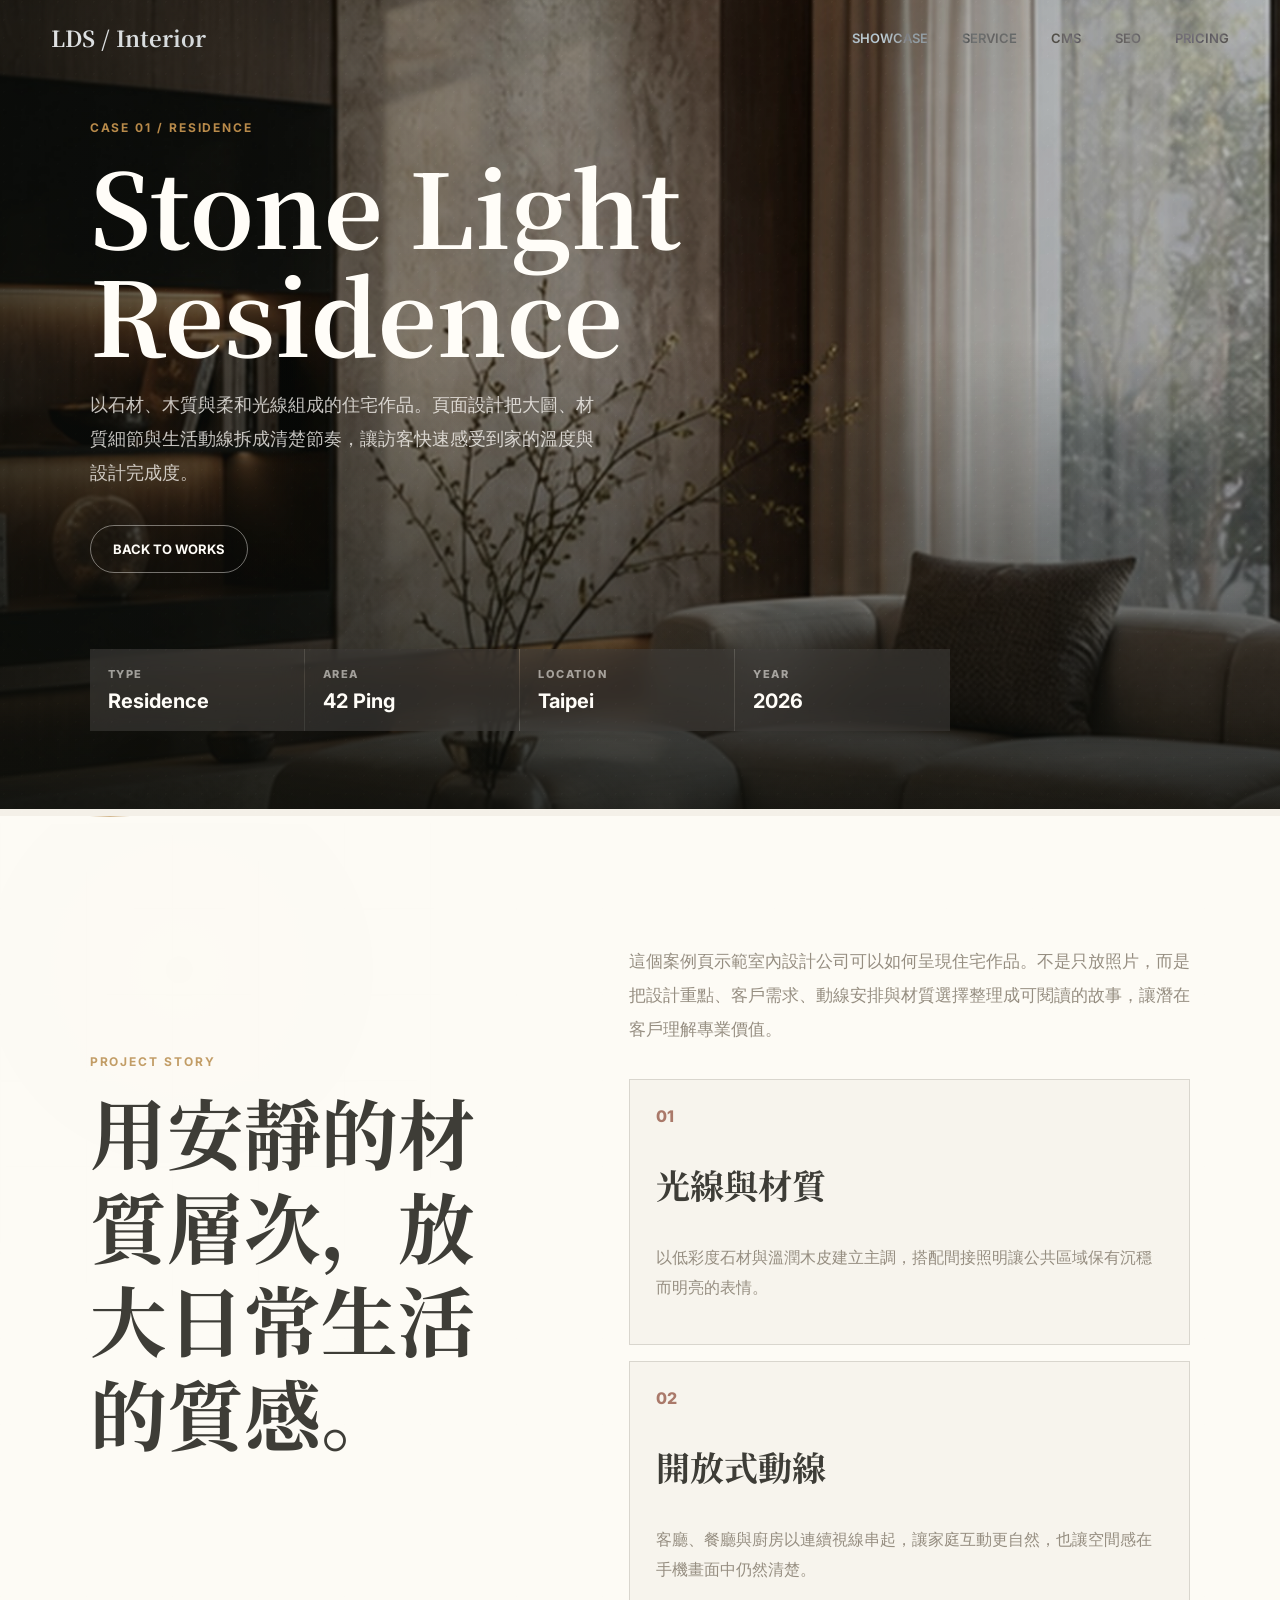
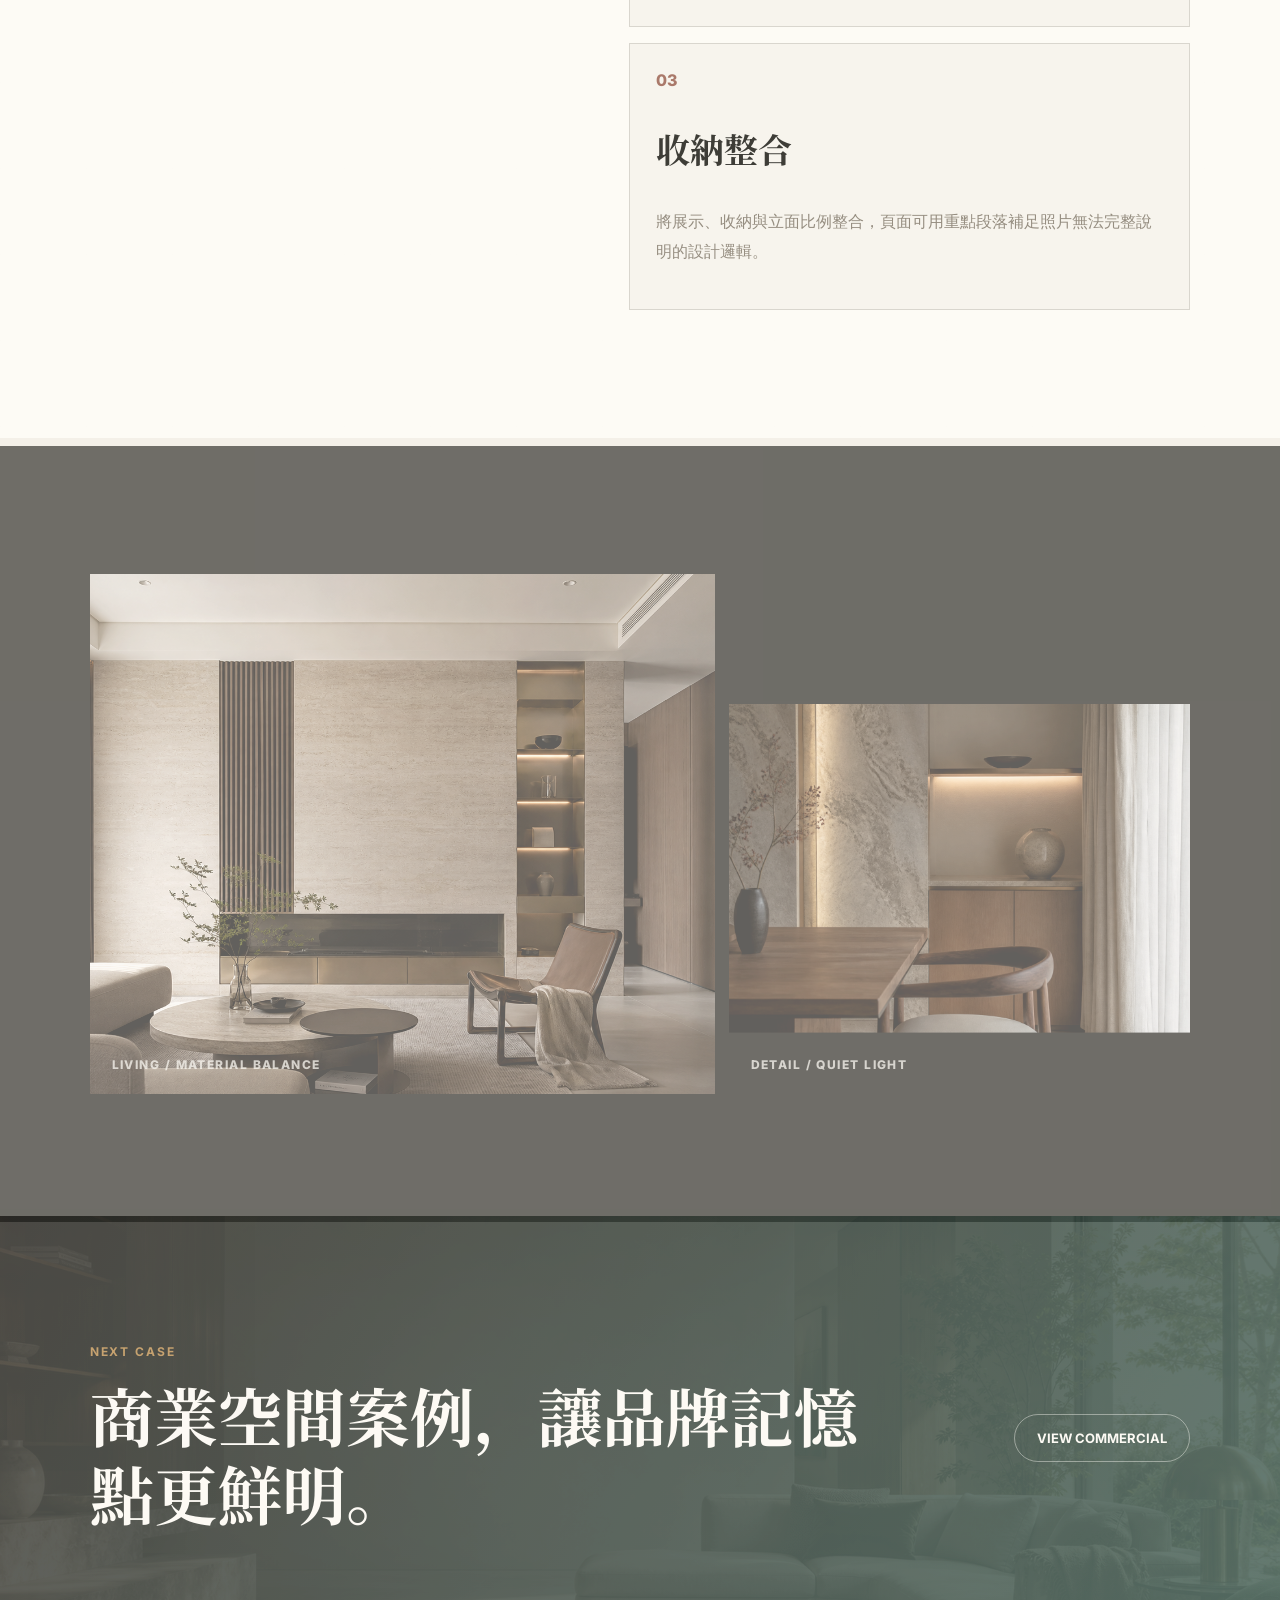
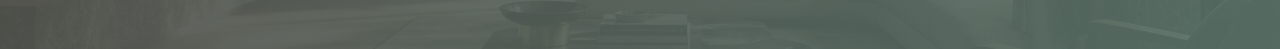
<file: case-residence.html>
<!doctype html>
<html lang="zh-Hant">
  <head>
    <meta charset="utf-8" />
    <meta name="viewport" content="width=device-width, initial-scale=1" />
    <title>Residence Case | Lean Dev Studio Interior Demo</title>
    <meta
      name="description"
      content="Residence interior case detail page for the Lean Dev Studio interior website demo."
    />
    <link rel="preconnect" href="https://fonts.googleapis.com" />
    <link rel="preconnect" href="https://fonts.gstatic.com" crossorigin />
    <link
      href="https://fonts.googleapis.com/css2?family=Inter:wght@400;500;600;700;800&family=Noto+Serif+JP:wght@500;700&display=swap"
      rel="stylesheet"
    />
    <link rel="stylesheet" href="styles.css?v=4" />
  </head>
  <body>
    <div class="cursor" aria-hidden="true">
      <span class="cursor__ring"></span>
      <span class="cursor__dot"></span>
      <span class="cursor__label">VIEW</span>
    </div>
    <div class="grain" aria-hidden="true"></div>

    <header class="site-header">
      <a class="brand magnetic" href="index.html#top" data-cursor="HOME">LDS / Interior</a>
      <nav aria-label="Primary navigation">
        <a class="magnetic" href="index.html#showcase" data-cursor="WORKS">Showcase</a>
        <a class="magnetic" href="index.html#process" data-cursor="FLOW">Service</a>
        <a class="magnetic" href="index.html#cms" data-cursor="CMS">CMS</a>
        <a class="magnetic" href="index.html#seo" data-cursor="SEO">SEO</a>
        <a class="magnetic" href="index.html#pricing" data-cursor="PRICE">Pricing</a>
      </nav>
    </header>

    <main id="top">
      <section class="hero case-hero">
        <img class="hero__image" src="assets/case-residence.jpg" alt="高級住宅空間案例" />
        <div class="hero__shade" aria-hidden="true"></div>
        <div class="hero__content">
          <p class="eyebrow reveal">Case 01 / Residence</p>
          <h1 class="reveal">Stone Light Residence</h1>
          <p class="hero__copy reveal">
            以石材、木質與柔和光線組成的住宅作品。頁面設計把大圖、材質細節與生活動線拆成清楚節奏，讓訪客快速感受到家的溫度與設計完成度。
          </p>
          <a class="hero__button magnetic reveal" href="index.html#showcase" data-cursor="BACK">Back to Works</a>
          <div class="case-meta reveal" aria-label="Project metadata">
            <div><span>Type</span><strong>Residence</strong></div>
            <div><span>Area</span><strong>42 Ping</strong></div>
            <div><span>Location</span><strong>Taipei</strong></div>
            <div><span>Year</span><strong>2026</strong></div>
          </div>
        </div>
      </section>

      <section class="case-section case-intro section-motion section-motion--light">
        <div class="case-intro__lead">
          <p class="eyebrow reveal">Project Story</p>
          <h2 class="reveal">用安靜的材質層次，放大日常生活的質感。</h2>
        </div>
        <div class="case-points">
          <p class="case-intro__copy reveal">
            這個案例頁示範室內設計公司可以如何呈現住宅作品。不是只放照片，而是把設計重點、客戶需求、動線安排與材質選擇整理成可閱讀的故事，讓潛在客戶理解專業價值。
          </p>
          <article class="case-point reveal">
            <span>01</span>
            <h3>光線與材質</h3>
            <p>以低彩度石材與溫潤木皮建立主調，搭配間接照明讓公共區域保有沉穩而明亮的表情。</p>
          </article>
          <article class="case-point reveal">
            <span>02</span>
            <h3>開放式動線</h3>
            <p>客廳、餐廳與廚房以連續視線串起，讓家庭互動更自然，也讓空間感在手機畫面中仍然清楚。</p>
          </article>
          <article class="case-point reveal">
            <span>03</span>
            <h3>收納整合</h3>
            <p>將展示、收納與立面比例整合，頁面可用重點段落補足照片無法完整說明的設計邏輯。</p>
          </article>
        </div>
      </section>

      <section class="case-section case-gallery section-motion section-motion--dark" aria-label="Residence gallery">
        <figure class="reveal">
          <img src="assets/case-residence-gallery-01.png" alt="住宅客廳空間" />
          <figcaption>Living / Material Balance</figcaption>
        </figure>
        <figure class="reveal">
          <img src="assets/case-residence-gallery-02.png" alt="住宅光線與材質細節" />
          <figcaption>Detail / Quiet Light</figcaption>
        </figure>
      </section>

      <section class="case-section case-next section-motion section-motion--dark section-motion--linger">
        <div>
          <p class="eyebrow reveal">Next Case</p>
          <h2 class="reveal">商業空間案例，讓品牌記憶點更鮮明。</h2>
        </div>
        <a class="case-link magnetic reveal" href="case-commercial.html" data-cursor="NEXT">View Commercial</a>
      </section>
    </main>

    <script src="script.js?v=4"></script>
  </body>
</html>
</file>
<file: styles.css>
:root {
  --ink: #161511;
  --paper: #f4f0e8;
  --muted: #82786b;
  --line: rgba(22, 21, 17, 0.16);
  --green: #21443a;
  --brass: #b88a4a;
  --clay: #9a5f4f;
  --white: #fffdf8;
}

* {
  box-sizing: border-box;
}

html {
  scroll-behavior: smooth;
}

body {
  margin: 0;
  color: var(--ink);
  background: var(--paper);
  font-family: Inter, system-ui, sans-serif;
  cursor: none;
}

a,
button {
  cursor: none;
}

button {
  font: inherit;
}

.grain {
  position: fixed;
  inset: 0;
  z-index: 100;
  pointer-events: none;
  opacity: 0.12;
  background-image:
    radial-gradient(circle at 20% 10%, rgba(255, 255, 255, 0.6) 0 1px, transparent 1px),
    radial-gradient(circle at 80% 30%, rgba(0, 0, 0, 0.18) 0 1px, transparent 1px);
  background-size: 18px 18px, 22px 22px;
  mix-blend-mode: soft-light;
}

.cursor {
  position: fixed;
  top: 0;
  left: 0;
  z-index: 120;
  width: 92px;
  height: 92px;
  pointer-events: none;
  transform: translate3d(-50%, -50%, 0);
  opacity: 0;
  transition: opacity 180ms ease;
}

.cursor.is-visible {
  opacity: 1;
}

.cursor__ring,
.cursor__dot,
.cursor__label {
  position: absolute;
  inset: 0;
  margin: auto;
}

.cursor__ring {
  width: 42px;
  height: 42px;
  border: 1px solid rgba(244, 240, 232, 0.72);
  border-radius: 50%;
  box-shadow:
    0 0 0 1px rgba(22, 21, 17, 0.12),
    0 0 34px rgba(255, 244, 210, 0.32);
  transition:
    width 220ms ease,
    height 220ms ease,
    border-radius 220ms ease,
    border-color 220ms ease,
    background 220ms ease;
}

.cursor__ring::before,
.cursor__ring::after {
  content: "";
  position: absolute;
  background: rgba(244, 240, 232, 0.75);
}

.cursor__ring::before {
  width: 64px;
  height: 1px;
  top: 50%;
  left: 50%;
  transform: translateX(-50%);
}

.cursor__ring::after {
  width: 1px;
  height: 64px;
  top: 50%;
  left: 50%;
  transform: translateY(-50%);
}

.cursor__dot {
  width: 6px;
  height: 6px;
  border-radius: 50%;
  background: var(--brass);
}

.cursor__label {
  display: grid;
  place-items: center;
  width: 76px;
  height: 76px;
  color: var(--white);
  font-size: 10px;
  font-weight: 700;
  letter-spacing: 0.14em;
  opacity: 0;
  transform: scale(0.72);
  transition:
    opacity 180ms ease,
    transform 180ms ease;
}

.cursor.is-active .cursor__ring {
  width: 78px;
  height: 78px;
  border-radius: 18px;
  border-color: rgba(184, 138, 74, 0.9);
  background: rgba(22, 21, 17, 0.34);
  backdrop-filter: blur(8px);
}

.cursor.is-active .cursor__label {
  opacity: 1;
  transform: scale(1);
}

.site-header {
  position: fixed;
  top: 0;
  left: 0;
  right: 0;
  z-index: 30;
  display: flex;
  align-items: center;
  justify-content: space-between;
  padding: 22px clamp(20px, 4vw, 54px);
  color: var(--white);
  mix-blend-mode: difference;
}

.brand {
  color: inherit;
  font-family: "Noto Serif JP", serif;
  font-size: 22px;
  font-weight: 700;
  text-decoration: none;
}

nav {
  display: flex;
  gap: clamp(16px, 3vw, 34px);
}

nav a {
  color: inherit;
  font-size: 13px;
  font-weight: 600;
  text-decoration: none;
  text-transform: uppercase;
}

.language-switch {
  display: inline-flex;
  gap: 4px;
  padding: 4px;
  border: 1px solid rgba(255, 253, 248, 0.38);
  border-radius: 999px;
}

.language-switch button {
  min-width: 46px;
  min-height: 30px;
  border: 0;
  border-radius: 999px;
  color: inherit;
  background: transparent;
  font-size: 11px;
  font-weight: 800;
}

.language-switch button.is-active {
  color: var(--ink);
  background: var(--white);
}

.hero {
  position: relative;
  min-height: 92vh;
  display: grid;
  align-items: end;
  overflow: hidden;
  background: #0f1512;
  padding: 120px clamp(20px, 7vw, 96px) 78px;
}

.hero__image {
  position: absolute;
  inset: 0;
  width: 100%;
  height: 116%;
  object-fit: cover;
  transform: translate3d(0, var(--parallax, 0), 0) scale(var(--hero-scale, 1.04));
  filter: saturate(0.95) contrast(1.04);
  will-change: transform;
}

.hero__shade {
  position: absolute;
  inset: 0;
  background:
    linear-gradient(90deg, rgba(11, 13, 10, 0.74), rgba(11, 13, 10, 0.28) 48%, rgba(11, 13, 10, 0.18)),
    linear-gradient(0deg, rgba(11, 13, 10, 0.78), rgba(11, 13, 10, 0) 58%);
}

.hero__content {
  position: relative;
  z-index: 2;
  max-width: 760px;
  color: var(--white);
}

.eyebrow {
  margin: 0 0 16px;
  color: var(--brass);
  font-size: 12px;
  font-weight: 700;
  letter-spacing: 0.16em;
  text-transform: uppercase;
}

h1,
h2,
h3,
p {
  margin-top: 0;
}

h1 {
  margin-bottom: 22px;
  font-family: "Noto Serif JP", serif;
  font-size: clamp(46px, 8vw, 108px);
  line-height: 1.05;
  font-weight: 700;
}

.hero__copy {
  max-width: 520px;
  margin-bottom: 34px;
  color: rgba(255, 253, 248, 0.76);
  font-size: clamp(15px, 2vw, 18px);
  line-height: 1.9;
}

.hero__button,
.contact__link,
.case-link {
  display: inline-flex;
  align-items: center;
  min-height: 48px;
  padding: 0 22px;
  border: 1px solid rgba(255, 253, 248, 0.42);
  border-radius: 999px;
  color: var(--white);
  text-decoration: none;
  font-size: 13px;
  font-weight: 700;
  text-transform: uppercase;
}

.hero__actions {
  display: flex;
  flex-wrap: wrap;
  gap: 12px;
}

.hero__button--ghost {
  background: rgba(255, 253, 248, 0.08);
  backdrop-filter: blur(12px);
}

.hero__index {
  position: absolute;
  right: clamp(20px, 6vw, 76px);
  bottom: 74px;
  z-index: 2;
  color: var(--white);
  text-align: right;
}

.hero__index span {
  display: block;
  font-family: "Noto Serif JP", serif;
  font-size: clamp(54px, 9vw, 124px);
  line-height: 0.9;
}

.hero__index small {
  color: rgba(255, 253, 248, 0.66);
  font-size: 12px;
  font-weight: 700;
  letter-spacing: 0.16em;
  text-transform: uppercase;
}

.scroll-mark {
  position: absolute;
  left: 50%;
  bottom: 26px;
  z-index: 2;
  width: 1px;
  height: 58px;
  overflow: hidden;
  background: rgba(255, 253, 248, 0.24);
}

.scroll-mark::after {
  content: "";
  display: block;
  width: 1px;
  height: 22px;
  background: var(--white);
  animation: scrollLine 1.8s cubic-bezier(0.65, 0, 0.35, 1) infinite;
}

.logo-band {
  overflow: hidden;
  border-block: 1px solid var(--line);
  background: var(--green);
  color: var(--white);
}

.marquee {
  display: flex;
  width: max-content;
  gap: 48px;
  padding: 22px 0;
  animation: marquee 26s linear infinite;
}

.marquee span {
  color: rgba(255, 253, 248, 0.7);
  font-family: "Noto Serif JP", serif;
  font-size: clamp(24px, 4vw, 44px);
  white-space: nowrap;
}

.zoom-experience {
  position: relative;
  height: 260vh;
  background: #141511;
}

.zoom-stage {
  position: sticky;
  top: 0;
  height: 100vh;
  display: grid;
  place-items: center;
  overflow: hidden;
  color: var(--white);
}

.zoom-stage::before {
  content: "";
  position: absolute;
  inset: 0;
  background:
    radial-gradient(circle at 50% 42%, rgba(184, 138, 74, 0.16), transparent 34%),
    linear-gradient(180deg, rgba(20, 21, 17, 0.86), rgba(20, 21, 17, 0.3) 48%, rgba(20, 21, 17, 0.9));
  opacity: calc(1 - var(--zoom-progress, 0) * 0.48);
}

.zoom-frame {
  position: relative;
  width: min(74vw, 940px);
  height: min(62vh, 620px);
  overflow: hidden;
  border: 1px solid rgba(255, 253, 248, 0.28);
  border-radius: var(--zoom-radius, 34px);
  box-shadow: 0 36px 120px rgba(0, 0, 0, 0.42);
  transform: scale(var(--zoom-scale, 0.64));
  transform-origin: center;
  will-change: transform, border-radius;
}

.zoom-frame img {
  width: 100%;
  height: 100%;
  object-fit: cover;
  transform: scale(var(--zoom-image-scale, 1.18));
  filter: saturate(0.92) contrast(1.08);
  will-change: transform;
}

.zoom-frame__shade {
  position: absolute;
  inset: 0;
  background:
    linear-gradient(90deg, rgba(11, 13, 10, 0.5), transparent 44%),
    linear-gradient(0deg, rgba(11, 13, 10, 0.62), transparent 54%);
  opacity: calc(0.82 - var(--zoom-progress, 0) * 0.32);
}

.zoom-copy {
  position: absolute;
  left: clamp(20px, 7vw, 96px);
  bottom: clamp(54px, 9vw, 108px);
  max-width: 680px;
  opacity: var(--zoom-copy-opacity, 1);
  transform: translateY(var(--zoom-copy-y, 0));
  will-change: opacity, transform;
}

.zoom-copy h2 {
  margin-bottom: 0;
  text-shadow: 0 16px 40px rgba(0, 0, 0, 0.32);
}

.showcase,
.studio,
.cms,
.seo,
.process-flow,
.pricing,
.contact {
  padding: clamp(76px, 10vw, 132px) clamp(20px, 7vw, 96px);
}

.section-motion {
  position: relative;
  isolation: isolate;
  overflow: hidden;
  opacity: var(--section-opacity, 1);
  transform: translateY(var(--section-fade-y, 0));
  transition:
    opacity 360ms ease,
    transform 360ms ease;
  will-change: opacity, transform;
}

.section-motion::before {
  content: "";
  position: absolute;
  inset: 0;
  z-index: -1;
  pointer-events: none;
  opacity: var(--section-grid-opacity, 0.16);
  background:
    linear-gradient(90deg, rgba(184, 138, 74, 0.18) 1px, transparent 1px),
    linear-gradient(0deg, rgba(33, 68, 58, 0.1) 1px, transparent 1px);
  background-position:
    calc(var(--section-drift, 0px) * -1) 0,
    0 var(--section-drift, 0px);
  background-size: 78px 78px;
  transform: translateY(calc(var(--section-drift, 0px) * -0.45));
  transition: opacity 420ms ease;
}

.section-motion::after {
  content: "";
  position: absolute;
  left: clamp(20px, 7vw, 96px);
  right: clamp(20px, 7vw, 96px);
  top: 0;
  height: 1px;
  pointer-events: none;
  background: linear-gradient(90deg, transparent, rgba(184, 138, 74, 0.72), transparent);
  transform: scaleX(var(--section-progress, 0));
  transform-origin: left center;
}

.section-motion--dark::before {
  opacity: var(--section-dark-grid-opacity, 0.2);
  background:
    linear-gradient(90deg, rgba(255, 253, 248, 0.1) 1px, transparent 1px),
    linear-gradient(0deg, rgba(255, 253, 248, 0.08) 1px, transparent 1px);
  background-size: 72px 72px;
}

.section-motion--light::before {
  background:
    radial-gradient(circle at 14% 12%, rgba(184, 138, 74, 0.16), transparent 24%),
    linear-gradient(90deg, rgba(22, 21, 17, 0.06) 1px, transparent 1px),
    linear-gradient(0deg, rgba(22, 21, 17, 0.04) 1px, transparent 1px);
  background-size: auto, 86px 86px, 86px 86px;
}

.section-head {
  max-width: 760px;
  margin-bottom: 44px;
}

.section-head--center {
  max-width: 820px;
  margin-inline: auto;
  text-align: center;
}

.section-copy,
.zoom-copy p,
.studio__text p,
.contact__copy {
  color: var(--muted);
  font-size: 16px;
  line-height: 1.9;
}

.zoom-copy p {
  max-width: 560px;
  color: rgba(255, 253, 248, 0.7);
}

h2 {
  font-family: "Noto Serif JP", serif;
  font-size: clamp(32px, 5vw, 64px);
  line-height: 1.22;
}

.work-grid {
  display: grid;
  grid-template-columns: repeat(3, minmax(0, 1fr));
  gap: 14px;
}

.work-card {
  position: relative;
  min-height: 520px;
  display: flex;
  flex-direction: column;
  padding: 0;
  overflow: hidden;
  border: 1px solid var(--line);
  background: rgba(255, 253, 248, 0.82);
  transform-style: preserve-3d;
  transition:
    background 220ms ease,
    border-color 220ms ease,
    box-shadow 260ms ease,
    transform 360ms cubic-bezier(0.16, 1, 0.3, 1);
}

.work-card::after,
.feature-card::after,
.price-card::after,
.timeline li::after {
  content: "";
  position: absolute;
  inset: 0;
  pointer-events: none;
  opacity: 0;
  background: linear-gradient(115deg, transparent 22%, rgba(255, 253, 248, 0.42), transparent 58%);
  transform: translateX(-120%);
  transition:
    opacity 220ms ease,
    transform 780ms cubic-bezier(0.16, 1, 0.3, 1);
}

.work-card:hover {
  border-color: rgba(184, 138, 74, 0.58);
  background: var(--white);
  box-shadow: 0 28px 70px rgba(22, 21, 17, 0.18);
  transform: translateY(-14px) scale(1.045);
}

.work-card:hover::after,
.feature-card:hover::after,
.price-card:hover::after,
.timeline li:hover::after {
  opacity: 1;
  transform: translateX(120%);
}

.work-card img {
  display: block;
  flex: 0 0 auto;
  width: 100%;
  height: clamp(320px, 34vw, 430px);
  min-height: 0;
  object-fit: cover;
  filter: saturate(0.92) contrast(1.04);
  transform: scale(1.01);
  transition:
    filter 320ms ease,
    transform 520ms cubic-bezier(0.16, 1, 0.3, 1);
}

.work-card:hover img {
  filter: saturate(1.08) contrast(1.1);
  transform: scale(1.06);
}

.work-card__body {
  position: relative;
  z-index: 1;
  flex: 1 0 auto;
  min-height: 190px;
  padding: 24px 26px 28px;
  background: rgba(255, 253, 248, 0.9);
}

.work-card span {
  display: block;
  margin-bottom: 42px;
  color: var(--clay);
  font-weight: 700;
}

.work-card h3 {
  margin-bottom: 14px;
  font-family: "Noto Serif JP", serif;
  font-size: 28px;
}

.work-card__body a {
  display: inline-flex;
  align-items: center;
  justify-content: center;
  min-height: 42px;
  padding: 0 18px;
  border: 1px solid rgba(22, 21, 17, 0.22);
  border-radius: 999px;
  color: var(--green);
  background: rgba(33, 68, 58, 0.1);
  text-decoration: none;
  font-size: 12px;
  font-weight: 800;
  letter-spacing: 0.08em;
  text-transform: uppercase;
  transition:
    color 180ms ease,
    background 180ms ease,
    border-color 180ms ease,
    transform 180ms ease;
}

.work-card__body a::after {
  content: "";
  display: inline-flex;
  align-items: center;
  justify-content: center;
  width: 24px;
  height: 14px;
  margin-left: 12px;
  color: currentColor;
  background: linear-gradient(currentColor, currentColor) center / 22px 1px no-repeat;
  line-height: 1;
  transition:
    background 160ms ease,
    transform 180ms ease;
}

.work-card__body a:hover {
  color: var(--white);
  border-color: var(--green);
  background: var(--green);
  transform: translateY(-1px);
}

.work-card__body a:hover::after {
  content: "→";
  background: none;
  transform: translateX(4px);
}

.work-card p,
.process__text p {
  color: var(--muted);
  line-height: 1.85;
}

.studio {
  display: grid;
  grid-template-columns: minmax(320px, 0.9fr) minmax(360px, 0.78fr);
  gap: clamp(28px, 6vw, 82px);
  align-items: center;
  background: var(--white);
}

.studio__text {
  max-width: 720px;
}

.studio__text h2 {
  margin-bottom: 26px;
  font-size: clamp(46px, 7vw, 92px);
}

.studio__panel {
  border: 1px solid var(--line);
  background:
    linear-gradient(150deg, rgba(22, 21, 17, 0.92), rgba(33, 68, 58, 0.9)),
    radial-gradient(circle at 84% 12%, rgba(184, 138, 74, 0.26), transparent 30%);
  color: var(--white);
}

.studio__panel dl {
  margin: 0;
}

.studio__panel div {
  padding: 28px;
  border-bottom: 1px solid rgba(255, 253, 248, 0.12);
}

.studio__panel div:last-child {
  border-bottom: 0;
}

.studio__panel dt {
  margin-bottom: 10px;
  color: var(--brass);
  font-size: 12px;
  font-weight: 800;
  letter-spacing: 0.14em;
  text-transform: uppercase;
}

.studio__panel dd {
  margin: 0;
  color: rgba(255, 253, 248, 0.76);
  line-height: 1.75;
}

.cms {
  background:
    linear-gradient(180deg, #f9f6ef, var(--paper));
}

.dashboard-demo {
  display: grid;
  grid-template-columns: 210px 1fr;
  min-height: 430px;
  max-width: 1080px;
  margin: 0 auto 22px;
  overflow: hidden;
  border: 1px solid rgba(22, 21, 17, 0.18);
  background: #151612;
  box-shadow: 0 34px 90px rgba(22, 21, 17, 0.18);
}

.dashboard-demo aside {
  display: flex;
  flex-direction: column;
  gap: 12px;
  padding: 24px;
  border-right: 1px solid rgba(255, 253, 248, 0.1);
  color: var(--white);
}

.dashboard-demo aside strong {
  margin-bottom: 22px;
  font-family: "Noto Serif JP", serif;
  font-size: 22px;
}

.dashboard-demo aside span {
  padding: 12px 14px;
  border: 1px solid rgba(255, 253, 248, 0.1);
  color: rgba(255, 253, 248, 0.68);
  font-size: 12px;
  font-weight: 700;
  text-transform: uppercase;
}

.dashboard-demo aside span:first-of-type {
  color: var(--ink);
  background: var(--brass);
}

.dashboard-demo__main {
  padding: clamp(20px, 4vw, 42px);
  background:
    radial-gradient(circle at 82% 10%, rgba(184, 138, 74, 0.28), transparent 24%),
    linear-gradient(145deg, rgba(255, 253, 248, 0.08), rgba(255, 253, 248, 0.02));
}

.dashboard-demo__bar {
  display: flex;
  align-items: center;
  justify-content: space-between;
  margin-bottom: 24px;
  color: var(--white);
}

.dashboard-demo__bar span {
  font-family: "Noto Serif JP", serif;
  font-size: clamp(24px, 4vw, 42px);
}

.dashboard-demo__bar button {
  min-height: 42px;
  padding: 0 18px;
  border: 0;
  border-radius: 999px;
  color: var(--ink);
  background: var(--white);
  font-size: 12px;
  font-weight: 800;
  text-transform: uppercase;
}

.dashboard-demo__grid {
  display: grid;
  grid-template-columns: repeat(4, minmax(0, 1fr));
  gap: 12px;
}

.dashboard-demo__grid div {
  min-height: 120px;
  padding: 18px;
  border: 1px solid rgba(255, 253, 248, 0.14);
  background: rgba(255, 253, 248, 0.06);
}

.is-enhanced .dashboard-demo__grid div {
  opacity: 0;
  transform: translateY(18px);
  transition:
    opacity 620ms ease,
    transform 620ms cubic-bezier(0.16, 1, 0.3, 1);
}

.dashboard-demo.is-in .dashboard-demo__grid div {
  opacity: 1;
  transform: translateY(0);
}

.dashboard-demo.is-in .dashboard-demo__grid div:nth-child(2) {
  transition-delay: 90ms;
}

.dashboard-demo.is-in .dashboard-demo__grid div:nth-child(3) {
  transition-delay: 180ms;
}

.dashboard-demo.is-in .dashboard-demo__grid div:nth-child(4) {
  transition-delay: 270ms;
}

.dashboard-demo small {
  display: block;
  margin-bottom: 14px;
  color: rgba(255, 253, 248, 0.48);
  font-size: 11px;
  font-weight: 800;
  text-transform: uppercase;
}

.dashboard-demo__grid strong {
  color: var(--white);
  font-size: clamp(18px, 2vw, 25px);
  line-height: 1.2;
}

.dashboard-demo__rows {
  display: grid;
  gap: 12px;
  margin-top: 28px;
}

.dashboard-demo__rows span {
  height: 42px;
  border: 1px solid rgba(255, 253, 248, 0.1);
  background: linear-gradient(90deg, rgba(255, 253, 248, 0.12), rgba(255, 253, 248, 0.03));
}

.is-enhanced .dashboard-demo__rows span {
  transform: scaleX(0);
  transform-origin: left center;
  transition: transform 780ms cubic-bezier(0.16, 1, 0.3, 1);
}

.dashboard-demo.is-in .dashboard-demo__rows span {
  transform: scaleX(1);
}

.dashboard-demo.is-in .dashboard-demo__rows span:nth-child(2) {
  transition-delay: 120ms;
}

.dashboard-demo.is-in .dashboard-demo__rows span:nth-child(3) {
  transition-delay: 240ms;
}

.feature-grid,
.pricing-grid {
  display: grid;
  grid-template-columns: repeat(4, minmax(0, 1fr));
  gap: 14px;
}

.feature-card,
.price-card {
  position: relative;
  overflow: hidden;
  border: 1px solid var(--line);
  background: rgba(255, 253, 248, 0.74);
}

.feature-card {
  min-height: 230px;
  padding: 24px;
}

.feature-card h3 {
  font-family: "Noto Serif JP", serif;
  font-size: 23px;
}

.feature-card p,
.timeline p,
.price-card span {
  color: var(--muted);
  line-height: 1.8;
}

.seo {
  display: grid;
  grid-template-columns: minmax(260px, 0.86fr) minmax(320px, 1fr);
  gap: clamp(28px, 6vw, 82px);
  align-items: center;
  background: var(--white);
}

.process__visual {
  position: relative;
  min-height: 520px;
  border: 1px solid var(--line);
  overflow: hidden;
  background:
    linear-gradient(90deg, rgba(22, 21, 17, 0.06) 1px, transparent 1px),
    linear-gradient(0deg, rgba(22, 21, 17, 0.06) 1px, transparent 1px),
    #ebe4d8;
  background-size: 46px 46px;
}

.process__visual::before {
  content: "";
  position: absolute;
  inset: 18%;
  border: 1px solid rgba(33, 68, 58, 0.44);
  transform: rotate(-8deg);
}

.process__visual span {
  position: absolute;
  display: block;
  background: var(--green);
}

.process__visual span:nth-child(1) {
  width: 42%;
  height: 1px;
  left: 20%;
  top: 36%;
  animation: drawX 3s ease-in-out infinite alternate;
}

.process__visual span:nth-child(2) {
  width: 1px;
  height: 48%;
  left: 62%;
  top: 25%;
  animation: drawY 3s 0.4s ease-in-out infinite alternate;
}

.process__visual span:nth-child(3) {
  width: 130px;
  height: 130px;
  right: 14%;
  bottom: 15%;
  border-radius: 50%;
  border: 1px solid rgba(184, 138, 74, 0.88);
  background: rgba(184, 138, 74, 0.08);
  animation: pulsePlan 2.8s ease-in-out infinite;
}

.stats {
  display: grid;
  grid-template-columns: repeat(3, minmax(0, 1fr));
  gap: 12px;
  margin-top: 34px;
}

.stats div {
  padding-top: 18px;
  border-top: 1px solid var(--line);
}

.stats strong {
  display: block;
  font-family: "Noto Serif JP", serif;
  font-size: 42px;
  line-height: 1;
}

.stats span {
  color: var(--muted);
  font-size: 12px;
  font-weight: 700;
  text-transform: uppercase;
}

.process-flow {
  position: relative;
  overflow: hidden;
  background:
    linear-gradient(135deg, rgba(22, 21, 17, 0.96), rgba(33, 68, 58, 0.94)),
    radial-gradient(circle at 82% 12%, rgba(184, 138, 74, 0.22), transparent 28%);
  color: var(--white);
}

.process-flow::before {
  content: "";
  position: absolute;
  inset: 0;
  pointer-events: none;
  opacity: 0.22;
  background:
    linear-gradient(90deg, rgba(255, 253, 248, 0.08) 1px, transparent 1px),
    linear-gradient(0deg, rgba(255, 253, 248, 0.08) 1px, transparent 1px);
  background-size: 54px 54px;
}

.service-hero,
.service-process {
  position: relative;
  z-index: 1;
}

.service-hero {
  display: grid;
  grid-template-columns: minmax(300px, 0.76fr) minmax(360px, 1fr);
  gap: clamp(32px, 6vw, 86px);
  align-items: center;
}

.service-hero__copy h2 {
  max-width: 780px;
  font-size: clamp(42px, 6vw, 78px);
}

.process-flow .section-copy,
.process-flow .timeline p,
.service-list {
  color: rgba(255, 253, 248, 0.68);
}

.service-list {
  display: grid;
  gap: 12px;
  margin: 30px 0 0;
  padding: 0;
  list-style: none;
}

.service-list li {
  position: relative;
  padding-left: 28px;
  line-height: 1.75;
}

.service-list li::before {
  content: "";
  position: absolute;
  left: 0;
  top: 0.75em;
  width: 14px;
  height: 1px;
  background: var(--brass);
}

.service-types {
  display: grid;
  grid-template-columns: repeat(2, minmax(0, 1fr));
  gap: 14px;
}

.service-types article {
  position: relative;
  min-height: 250px;
  overflow: hidden;
  border: 1px solid rgba(255, 253, 248, 0.16);
  background: #161511;
}

.service-types article:nth-child(even) {
  transform: translateY(38px);
}

.service-types img {
  position: absolute;
  inset: 0;
  width: 100%;
  height: 100%;
  object-fit: cover;
  filter: saturate(0.86) contrast(1.08);
  opacity: 0.64;
  transform: scale(1.02);
  transition:
    opacity 360ms ease,
    transform 700ms cubic-bezier(0.16, 1, 0.3, 1);
}

.service-types article:hover img {
  opacity: 0.8;
  transform: scale(1.12);
}

.service-types article::after {
  content: "";
  position: absolute;
  inset: 0;
  background:
    linear-gradient(180deg, rgba(22, 21, 17, 0.08), rgba(22, 21, 17, 0.82)),
    linear-gradient(90deg, rgba(22, 21, 17, 0.42), transparent);
}

.service-types article div {
  position: absolute;
  left: 22px;
  right: 22px;
  bottom: 22px;
  z-index: 1;
}

.service-types span {
  display: block;
  margin-bottom: 12px;
  color: var(--brass);
  font-size: 12px;
  font-weight: 800;
  letter-spacing: 0.12em;
}

.service-types h3 {
  margin: 0;
  font-family: "Noto Serif JP", serif;
  font-size: clamp(22px, 3vw, 34px);
  line-height: 1.18;
}

.service-process {
  margin-top: clamp(70px, 9vw, 118px);
}

.service-process__head {
  display: flex;
  align-items: end;
  justify-content: space-between;
  gap: 28px;
  margin-bottom: 26px;
  padding-bottom: 24px;
  border-bottom: 1px solid rgba(255, 253, 248, 0.16);
}

.service-process__head .eyebrow {
  margin-bottom: 0;
}

.service-process__head h3 {
  max-width: 680px;
  margin: 0;
  font-family: "Noto Serif JP", serif;
  font-size: clamp(32px, 4.5vw, 58px);
  line-height: 1.15;
  text-align: right;
}

.timeline {
  display: grid;
  grid-template-columns: repeat(4, minmax(0, 1fr));
  gap: 14px;
  margin: 0;
  padding: 0;
  list-style: none;
}

.timeline li {
  position: relative;
  overflow: hidden;
  min-height: 300px;
  padding: 26px;
  border: 1px solid rgba(255, 253, 248, 0.16);
  background: rgba(255, 253, 248, 0.055);
  backdrop-filter: blur(12px);
  transition:
    background 260ms ease,
    border-color 260ms ease,
    transform 260ms ease;
}

.timeline li:hover {
  border-color: rgba(184, 138, 74, 0.54);
  background: rgba(255, 253, 248, 0.09);
  transform: translateY(-8px);
}

.timeline span {
  color: var(--brass);
  font-weight: 800;
}

.timeline h3 {
  margin-top: 74px;
  font-family: "Noto Serif JP", serif;
  font-size: clamp(22px, 2.4vw, 30px);
}

.pricing {
  background: #ede6da;
}

.pricing-grid {
  grid-template-columns: repeat(3, minmax(0, 1fr));
}

.price-card {
  min-height: 310px;
  display: flex;
  flex-direction: column;
  justify-content: space-between;
  padding: 28px;
}

.price-card p {
  color: var(--clay);
  font-size: 12px;
  font-weight: 800;
  letter-spacing: 0.14em;
  text-transform: uppercase;
}

.price-card strong {
  font-family: "Noto Serif JP", serif;
  font-size: clamp(34px, 4vw, 54px);
  line-height: 1;
}

.price-card--dark {
  color: var(--white);
  background:
    linear-gradient(150deg, rgba(22, 21, 17, 0.94), rgba(33, 68, 58, 0.92)),
    radial-gradient(circle at 80% 15%, rgba(184, 138, 74, 0.2), transparent 26%);
}

.price-card--dark span {
  color: rgba(255, 253, 248, 0.72);
}

.contact {
  min-height: 58vh;
  display: grid;
  align-content: center;
  color: var(--white);
  background:
    linear-gradient(120deg, rgba(22, 21, 17, 0.86), rgba(33, 68, 58, 0.9)),
    url("assets/hero-interior.png") center / cover;
}

.contact h2 {
  max-width: 820px;
}

.contact__copy {
  max-width: 680px;
  color: rgba(255, 253, 248, 0.72);
}

.contact__link {
  width: fit-content;
  margin-top: 20px;
}

.is-enhanced .reveal {
  opacity: 0;
  transform: translateY(34px);
  transition:
    opacity 780ms cubic-bezier(0.19, 1, 0.22, 1),
    transform 780ms cubic-bezier(0.19, 1, 0.22, 1);
}

.is-enhanced .reveal.is-in {
  opacity: 1;
  transform: translateY(0);
}

.is-enhanced .work-card.reveal,
.is-enhanced .hero__button.reveal,
.is-enhanced .case-link.reveal,
.is-enhanced .contact__link.reveal {
  opacity: 1;
  transform: none;
}

.work-card.reveal,
.feature-card.reveal,
.price-card.reveal,
.timeline .reveal {
  transition-duration: 920ms;
}

.work-card.reveal.is-in:nth-child(2),
.feature-card.reveal.is-in:nth-child(2),
.price-card.reveal.is-in:nth-child(2),
.timeline .reveal.is-in:nth-child(2) {
  transition-delay: 120ms;
}

.work-card.reveal.is-in:nth-child(3),
.feature-card.reveal.is-in:nth-child(3),
.price-card.reveal.is-in:nth-child(3),
.timeline .reveal.is-in:nth-child(3) {
  transition-delay: 240ms;
}

.feature-card.reveal.is-in:nth-child(4),
.timeline .reveal.is-in:nth-child(4) {
  transition-delay: 360ms;
}

.is-in-section .section-head h2,
.is-in-section .service-hero__copy h2,
.is-in-section .process__text h2 {
  text-shadow: 0 18px 44px rgba(184, 138, 74, 0.1);
}

.case-hero {
  min-height: 82vh;
}

.case-hero .hero__content {
  max-width: 860px;
}

.case-meta {
  position: relative;
  z-index: 2;
  display: grid;
  grid-template-columns: repeat(4, minmax(0, 1fr));
  gap: 1px;
  max-width: 960px;
  margin-top: clamp(38px, 7vw, 76px);
  background: rgba(255, 253, 248, 0.18);
}

.case-meta div {
  padding: 18px;
  background: rgba(22, 21, 17, 0.42);
  backdrop-filter: blur(12px);
}

.case-meta span {
  display: block;
  margin-bottom: 8px;
  color: rgba(255, 253, 248, 0.55);
  font-size: 11px;
  font-weight: 800;
  letter-spacing: 0.14em;
  text-transform: uppercase;
}

.case-meta strong {
  color: var(--white);
  font-size: clamp(15px, 2vw, 20px);
}

.case-section {
  padding: clamp(76px, 10vw, 132px) clamp(20px, 7vw, 96px);
}

.case-intro {
  display: grid;
  grid-template-columns: minmax(300px, 0.8fr) minmax(320px, 1fr);
  gap: clamp(30px, 7vw, 92px);
  align-items: start;
  background: var(--white);
}

.case-intro__lead {
  position: sticky;
  top: 110px;
}

.case-intro__lead h2 {
  font-size: clamp(40px, 6vw, 80px);
}

.case-intro__copy {
  color: var(--muted);
  font-size: 17px;
  line-height: 2;
}

.case-points {
  display: grid;
  gap: 16px;
}

.case-point {
  padding: 26px;
  border: 1px solid var(--line);
  background: rgba(244, 240, 232, 0.64);
}

.case-point span {
  display: block;
  margin-bottom: 34px;
  color: var(--clay);
  font-weight: 800;
}

.case-point h3 {
  font-family: "Noto Serif JP", serif;
  font-size: clamp(24px, 3vw, 34px);
}

.case-point p {
  color: var(--muted);
  line-height: 1.85;
}

.case-gallery {
  display: grid;
  grid-template-columns: 1.15fr 0.85fr;
  gap: 14px;
  background: #171713;
}

.case-gallery figure {
  position: relative;
  min-height: 520px;
  margin: 0;
  overflow: hidden;
}

.case-gallery figure:nth-child(2) {
  min-height: 390px;
  align-self: end;
}

.case-gallery img {
  width: 100%;
  height: 100%;
  object-fit: cover;
  filter: saturate(0.9) contrast(1.06);
  transform: scale(1.08) translateY(calc(var(--section-drift, 0px) * -0.45));
  transition: transform 900ms cubic-bezier(0.16, 1, 0.3, 1);
}

.case-gallery figcaption {
  position: absolute;
  left: 22px;
  right: 22px;
  bottom: 22px;
  color: rgba(255, 253, 248, 0.74);
  font-size: 12px;
  font-weight: 800;
  letter-spacing: 0.12em;
  text-transform: uppercase;
}

.case-next {
  display: grid;
  grid-template-columns: minmax(280px, 1fr) auto;
  gap: 28px;
  align-items: center;
  color: var(--white);
  background:
    linear-gradient(120deg, rgba(22, 21, 17, 0.9), rgba(33, 68, 58, 0.9)),
    url("assets/hero-interior.png") center / cover;
}

.case-next h2 {
  max-width: 820px;
  margin-bottom: 0;
}

@keyframes scrollLine {
  0% {
    transform: translateY(-26px);
  }
  100% {
    transform: translateY(64px);
  }
}

@keyframes marquee {
  to {
    transform: translateX(-50%);
  }
}

@keyframes drawX {
  from {
    transform: scaleX(0.18);
  }
  to {
    transform: scaleX(1);
  }
}

@keyframes drawY {
  from {
    transform: scaleY(0.22);
  }
  to {
    transform: scaleY(1);
  }
}

@keyframes pulsePlan {
  50% {
    transform: scale(1.12);
    background: rgba(184, 138, 74, 0.18);
  }
}

@media (max-width: 860px) {
  body,
  a,
  button {
    cursor: auto;
  }

  .cursor {
    display: none;
  }

  .site-header {
    gap: 12px;
    flex-wrap: wrap;
    padding: 18px 20px;
    mix-blend-mode: normal;
    background: rgba(22, 21, 17, 0.78);
    backdrop-filter: blur(14px);
  }

  nav {
    gap: 14px;
    order: 3;
    width: 100%;
    overflow-x: auto;
  }

  nav a {
    font-size: 11px;
  }

  .hero {
    min-height: 88vh;
    padding: 110px 20px 54px;
  }

  .hero__index {
    position: relative;
    right: auto;
    bottom: auto;
    margin-top: 52px;
    text-align: left;
  }

  .work-grid,
  .studio,
  .seo,
  .stats,
  .service-hero,
  .case-intro,
  .case-gallery,
  .case-next,
  .feature-grid,
  .pricing-grid,
  .timeline {
    grid-template-columns: 1fr;
  }

  .case-meta {
    grid-template-columns: repeat(2, minmax(0, 1fr));
  }

  .case-intro__lead {
    position: static;
  }

  .case-gallery figure,
  .case-gallery figure:nth-child(2) {
    min-height: 310px;
  }

  .dashboard-demo {
    grid-template-columns: 1fr;
  }

  .dashboard-demo aside {
    display: none;
  }

  .dashboard-demo__grid {
    grid-template-columns: 1fr;
  }

  .zoom-experience {
    height: 220vh;
  }

  .zoom-frame {
    width: 82vw;
    height: 58vh;
  }

  .work-card {
    min-height: 0;
  }

  .work-card img {
    height: clamp(230px, 68vw, 340px);
  }

  .work-card__body {
    min-height: 168px;
  }

  .service-types {
    grid-template-columns: 1fr;
  }

  .service-hero__copy h2 {
    font-size: 40px;
  }

  .service-types article,
  .service-types article:nth-child(even) {
    min-height: 220px;
    transform: none;
  }

  .service-process__head {
    display: block;
  }

  .service-process__head h3 {
    margin-top: 14px;
    text-align: left;
  }

  .process__visual {
    min-height: 340px;
  }

  .timeline li,
  .price-card {
    min-height: 230px;
  }
}

@media (prefers-reduced-motion: reduce) {
  *,
  *::before,
  *::after {
    animation-duration: 0.001ms !important;
    animation-iteration-count: 1 !important;
    scroll-behavior: auto !important;
    transition-duration: 0.001ms !important;
  }
}
</file>
